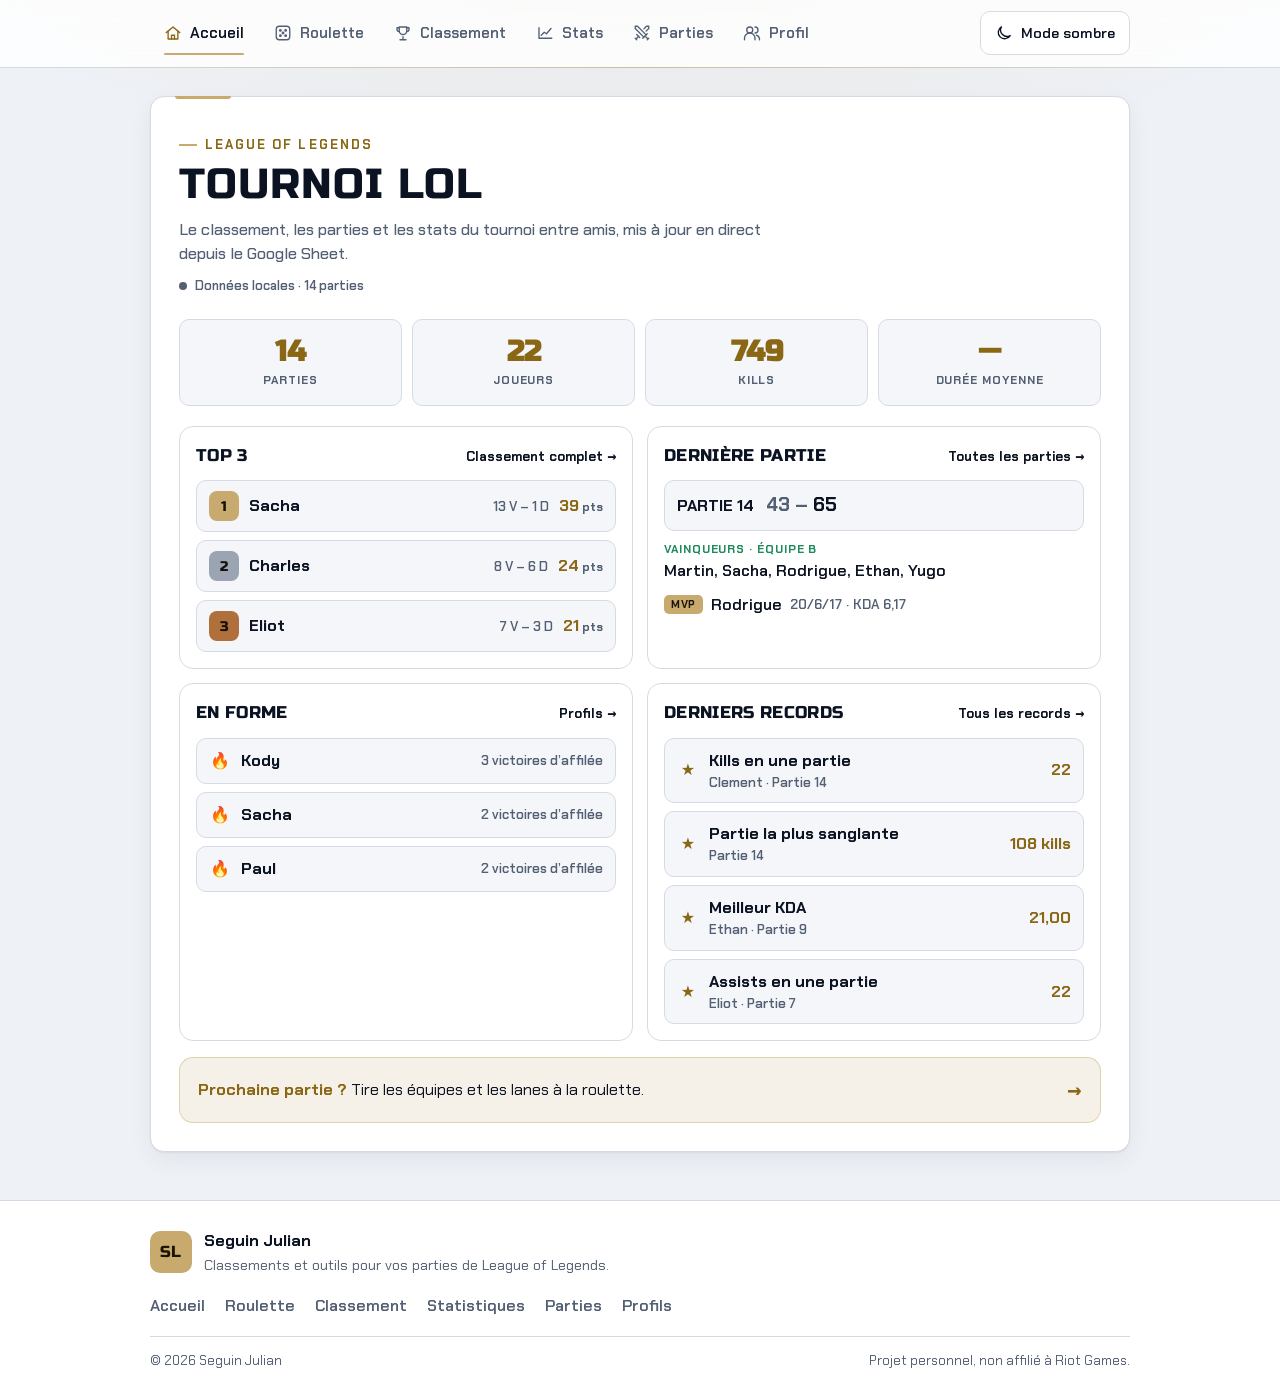
<file: index.html>
<!DOCTYPE html>
<html lang="fr">
<head>
<meta charset="utf-8">
<meta name="description" content="Tournoi League of Legends entre amis : classement en direct, dernière partie, joueurs en forme, records et roulette d’équipes.">
<meta property="og:type" content="website">
<meta property="og:site_name" content="Tournoi LoL">
<meta property="og:locale" content="fr_FR">
<meta property="og:title" content="Tournoi LoL – Accueil">
<meta property="og:description" content="Tournoi League of Legends entre amis : classement en direct, dernière partie, joueurs en forme, records et roulette d’équipes.">
<meta property="og:url" content="https://julianseguin.github.io/">
<meta property="og:image" content="https://julianseguin.github.io/og-image.png">
<meta property="og:image:width" content="1200">
<meta property="og:image:height" content="630">
<meta property="og:image:alt" content="Tournoi LoL : classement, records et roulette d’équipes">
<meta name="twitter:card" content="summary_large_image">
<meta name="theme-color" content="#0a1428">
<link rel="icon" href="favicon.svg" type="image/svg+xml">
<meta name="viewport" content="width=device-width, initial-scale=1, viewport-fit=cover">
<title>Tournoi LoL – Accueil</title>
<link rel="preconnect" href="https://fonts.googleapis.com">
<link rel="preconnect" href="https://fonts.gstatic.com" crossorigin>
<link rel="preload" as="style" href="https://fonts.googleapis.com/css2?family=Chakra+Petch:wght@400;500;600;700&family=Russo+One&display=swap">
<link rel="stylesheet" href="https://fonts.googleapis.com/css2?family=Chakra+Petch:wght@400;500;600;700&family=Russo+One&display=swap" media="print" onload="this.media='all'">
<noscript><link rel="stylesheet" href="https://fonts.googleapis.com/css2?family=Chakra+Petch:wght@400;500;600;700&family=Russo+One&display=swap"></noscript>
<script src="theme.js?v=3"></script>
<link rel="stylesheet" href="site.css?v=5">
<link rel="stylesheet" href="Accueil.css?v=1">

</head>
<body>
<header class="hdr">
  <div class="hdr-in">
    <nav class="pill" aria-label="Navigation principale">
      <a href="index.html" aria-current="page"><svg viewBox="0 0 24 24" fill="none" stroke="currentColor" stroke-width="1.8" stroke-linecap="round" stroke-linejoin="round" aria-hidden="true"><path d="M3 11.5 12 4l9 7.5"/><path d="M5.5 10v10h13V10"/><path d="M10 20v-5h4v5"/></svg>Accueil</a>
      <a href="Roulette.html"><svg viewBox="0 0 24 24" fill="none" stroke="currentColor" stroke-width="1.8" stroke-linecap="round" stroke-linejoin="round" aria-hidden="true"><rect x="3" y="3" width="18" height="18" rx="4"/><circle cx="8.5" cy="8.5" r="1" fill="currentColor"/><circle cx="15.5" cy="8.5" r="1" fill="currentColor"/><circle cx="12" cy="12" r="1" fill="currentColor"/><circle cx="8.5" cy="15.5" r="1" fill="currentColor"/><circle cx="15.5" cy="15.5" r="1" fill="currentColor"/></svg>Roulette</a>
      <a href="Classement.html"><svg viewBox="0 0 24 24" fill="none" stroke="currentColor" stroke-width="1.8" stroke-linecap="round" stroke-linejoin="round" aria-hidden="true"><path d="M8 21h8M12 17v4M7 4h10v5a5 5 0 0 1-10 0V4z"/><path d="M17 5h3v2a3 3 0 0 1-3 3M7 5H4v2a3 3 0 0 0 3 3"/></svg>Classement</a>
      <a href="ClassementStatistique.html"><svg viewBox="0 0 24 24" fill="none" stroke="currentColor" stroke-width="1.8" stroke-linecap="round" stroke-linejoin="round" aria-hidden="true"><path d="M4 19V5M4 19h17"/><path d="m7 15 4-4 3 2 6-7"/></svg>Stats</a>
      <a href="Parties.html"><svg viewBox="0 0 24 24" fill="none" stroke="currentColor" stroke-width="1.8" stroke-linecap="round" stroke-linejoin="round" aria-hidden="true"><path d="M14.5 17.5 3 6V3h3l11.5 11.5"/><path d="m13 19 6-6M16 16l4 4M19 21l2-2"/><path d="M14.5 6.5 18 3h3v3l-3.5 3.5"/><path d="m5 14 4 4M7 17l-3 3M3 19l2 2"/></svg>Parties</a>
      <a href="Profils.html"><svg viewBox="0 0 24 24" fill="none" stroke="currentColor" stroke-width="1.8" stroke-linecap="round" stroke-linejoin="round" aria-hidden="true"><circle cx="9" cy="8" r="4"/><path d="M2 21v-2a7 7 0 0 1 14 0v2M16 4a4 4 0 0 1 0 8m2 3a6 6 0 0 1 4 6"/></svg>Profil</a>
    </nav>
    <button class="theme-toggle" id="theme-toggle" type="button" aria-pressed="false">Mode sombre</button>
  </div>
</header>
<main>
<section class="card home">
  <header class="page-head home-head">
    <p>League of Legends</p>
    <h1>Tournoi LoL</h1>
    <p class="lead">Le classement, les parties et les stats du tournoi entre amis, mis à jour en direct depuis le Google Sheet.</p>
    <p class="data-source" aria-live="polite">Chargement des données…</p>
  </header>
  <div class="home-kpis" id="home-kpis"></div>
  <div class="home-grid">
    <section class="home-block" aria-labelledby="h-top"><div class="home-block-head"><h2 id="h-top">Top 3</h2><a href="Classement.html">Classement complet →</a></div><ol class="home-top" id="home-top"></ol></section>
    <section class="home-block" aria-labelledby="h-last"><div class="home-block-head"><h2 id="h-last">Dernière partie</h2><a href="Parties.html">Toutes les parties →</a></div><div id="home-last"></div></section>
    <section class="home-block" aria-labelledby="h-fire"><div class="home-block-head"><h2 id="h-fire">En forme</h2><a href="Profils.html">Profils →</a></div><ul class="home-list" id="home-fire"></ul></section>
    <section class="home-block" aria-labelledby="h-rec"><div class="home-block-head"><h2 id="h-rec">Derniers records</h2><a href="ClassementStatistique.html">Tous les records →</a></div><ul class="home-list" id="home-rec"></ul></section>
  </div>
  <a class="home-cta" href="Roulette.html"><span><strong>Prochaine partie ?</strong> Tire les équipes et les lanes à la roulette.</span><b aria-hidden="true">→</b></a>
</section>
</main>
<footer class="site-footer">
  <div class="footer-content">
    <div class="footer-brand">
      <span class="footer-mark" aria-hidden="true">SL</span>
      <div>
        <strong>Seguin Julian</strong>
        <p>Classements et outils pour vos parties de League of Legends.</p>
      </div>
    </div>
    <nav class="footer-links" aria-label="Liens de pied de page">
      <a href="index.html">Accueil</a>
      <a href="Roulette.html">Roulette</a>
      <a href="Classement.html">Classement</a>
      <a href="ClassementStatistique.html">Statistiques</a>
      <a href="Parties.html">Parties</a>
      <a href="Profils.html">Profils</a>
    </nav>
    <div class="footer-bottom">
      <span>© <time class="footer-year"></time> Seguin Julian</span>
      <span>Projet personnel, non affilié à Riot Games.</span>
    </div>
  </div>
</footer>
<script src="joueurs.js?v=6"></script>
<script>
var $=function(id){return document.getElementById(id)};
function link(p){return '<a href="Joueur.html?joueur='+encodeURIComponent(p.id)+'">'+escHtml(p.name)+'</a>'}
loadTournament().then(function(){
  var byId={};PLAYERS.forEach(function(p){byId[p.id]=p});
  var rows=[];MATCHES.forEach(function(m){rows=rows.concat(m.A,m.B)});
  var kills=rows.reduce(function(s,r){return s+r.kills},0);
  var timed=MATCHES.filter(function(m){return m.duration});
  var avg=timed.length?timed.reduce(function(s,m){return s+m.duration},0)/timed.length:null;
  $("home-kpis").innerHTML=[
    [MATCHES.length,"Parties"],[PLAYERS.length,"Joueurs"],[kills,"Kills"],[avg?fmt(avg,0)+'<small> min</small>':'—',"Durée moyenne"]
  ].map(function(k){return '<div class="kpi"><strong>'+k[0]+'</strong><span>'+k[1]+'</span></div>'}).join("");

  $("home-top").innerHTML=PLAYERS.slice(0,3).map(function(p){
    return '<li data-rank="'+p.rank+'"><span class="rank-badge">'+p.rank+'</span>'+link(p)+'<span class="meta">'+p.wins+' V – '+p.losses+' D</span><strong>'+p.points+'<small> pts</small></strong></li>';
  }).join("");

  var m=MATCHES[MATCHES.length-1];
  if(m){
    var win=m.winner==="A"?m.A:m.B;
    $("home-last").innerHTML='<a class="last-head" href="Parties.html#partie-'+m.num+'"><span>Partie '+m.num+'</span>'+
      '<b class="score"><i class="'+(m.winner==="A"?'w':'')+'">'+m.killsA+'</i> – <i class="'+(m.winner==="B"?'w':'')+'">'+m.killsB+'</i></b>'+
      (m.duration?'<small>'+fmt(m.duration,0)+' min</small>':'')+'</a>'+
      '<p class="last-win"><span>Vainqueurs · Équipe '+m.winner+'</span>'+win.map(function(r){return link(byId[r.id])}).join(", ")+'</p>'+
      (m.mvp?'<p class="last-mvp"><span class="mvp-tag">MVP</span>'+link(byId[m.mvp.id])+' <small>'+m.mvp.kills+'/'+m.mvp.deaths+'/'+m.mvp.assists+' · KDA '+fmt(m.mvp.kda)+'</small></p>':'');
  }

  var fire=PLAYERS.filter(function(p){return p.streak.type==="V"&&p.streak.count>=2}).sort(function(a,b){return b.streak.count-a.streak.count}).slice(0,5);
  $("home-fire").innerHTML=fire.length?fire.map(function(p){
    return '<li><span class="ico" aria-hidden="true">🔥</span>'+link(p)+'<small>'+p.streak.count+' victoires d’affilée</small></li>';
  }).join(""):'<li class="empty">Personne n’enchaîne les victoires en ce moment.</li>';

  // Records : on garde, pour chaque record, la partie la plus récente qui l'a établi
  function rec(label,list,value,unit,show,who){
    if(!list.length)return null;
    var best=Math.max.apply(null,list.map(value)),hits=list.filter(function(x){return value(x)===best});
    var last=hits.reduce(function(a,b){return (b.game||b.num)>(a.game||a.num)?b:a});
    return {label:label,value:(show?show(best):best)+unit,game:last.game||last.num,who:who(last)};
  }
  var recs=[
    rec("Kills en une partie",rows,function(r){return r.kills},"",null,function(r){return link(byId[r.id])}),
    rec("Assists en une partie",rows,function(r){return r.assists},"",null,function(r){return link(byId[r.id])}),
    rec("Meilleur KDA",rows,function(r){return r.kda},"",fmt,function(r){return link(byId[r.id])}),
    rec("Partie la plus sanglante",MATCHES,function(m){return m.killsA+m.killsB}," kills",null,function(){return ''}),
    rec("Partie la plus longue",timed,function(m){return m.duration}," min",function(v){return fmt(v,0)},function(){return ''}),
    rec("Partie la plus courte",timed,function(m){return -m.duration}," min",function(v){return fmt(-v,0)},function(){return ''})
  ].filter(Boolean).sort(function(a,b){return b.game-a.game}).slice(0,4);
  $("home-rec").innerHTML=recs.map(function(r){
    return '<li><span class="ico" aria-hidden="true">★</span><span class="rec-l">'+r.label+'<small>'+(r.who?r.who+' · ':'')+'<a href="Parties.html#partie-'+r.game+'">Partie '+r.game+'</a></small></span><strong>'+r.value+'</strong></li>';
  }).join("");
  showDataSource();
});
</script>
</body>
</html>
</file>
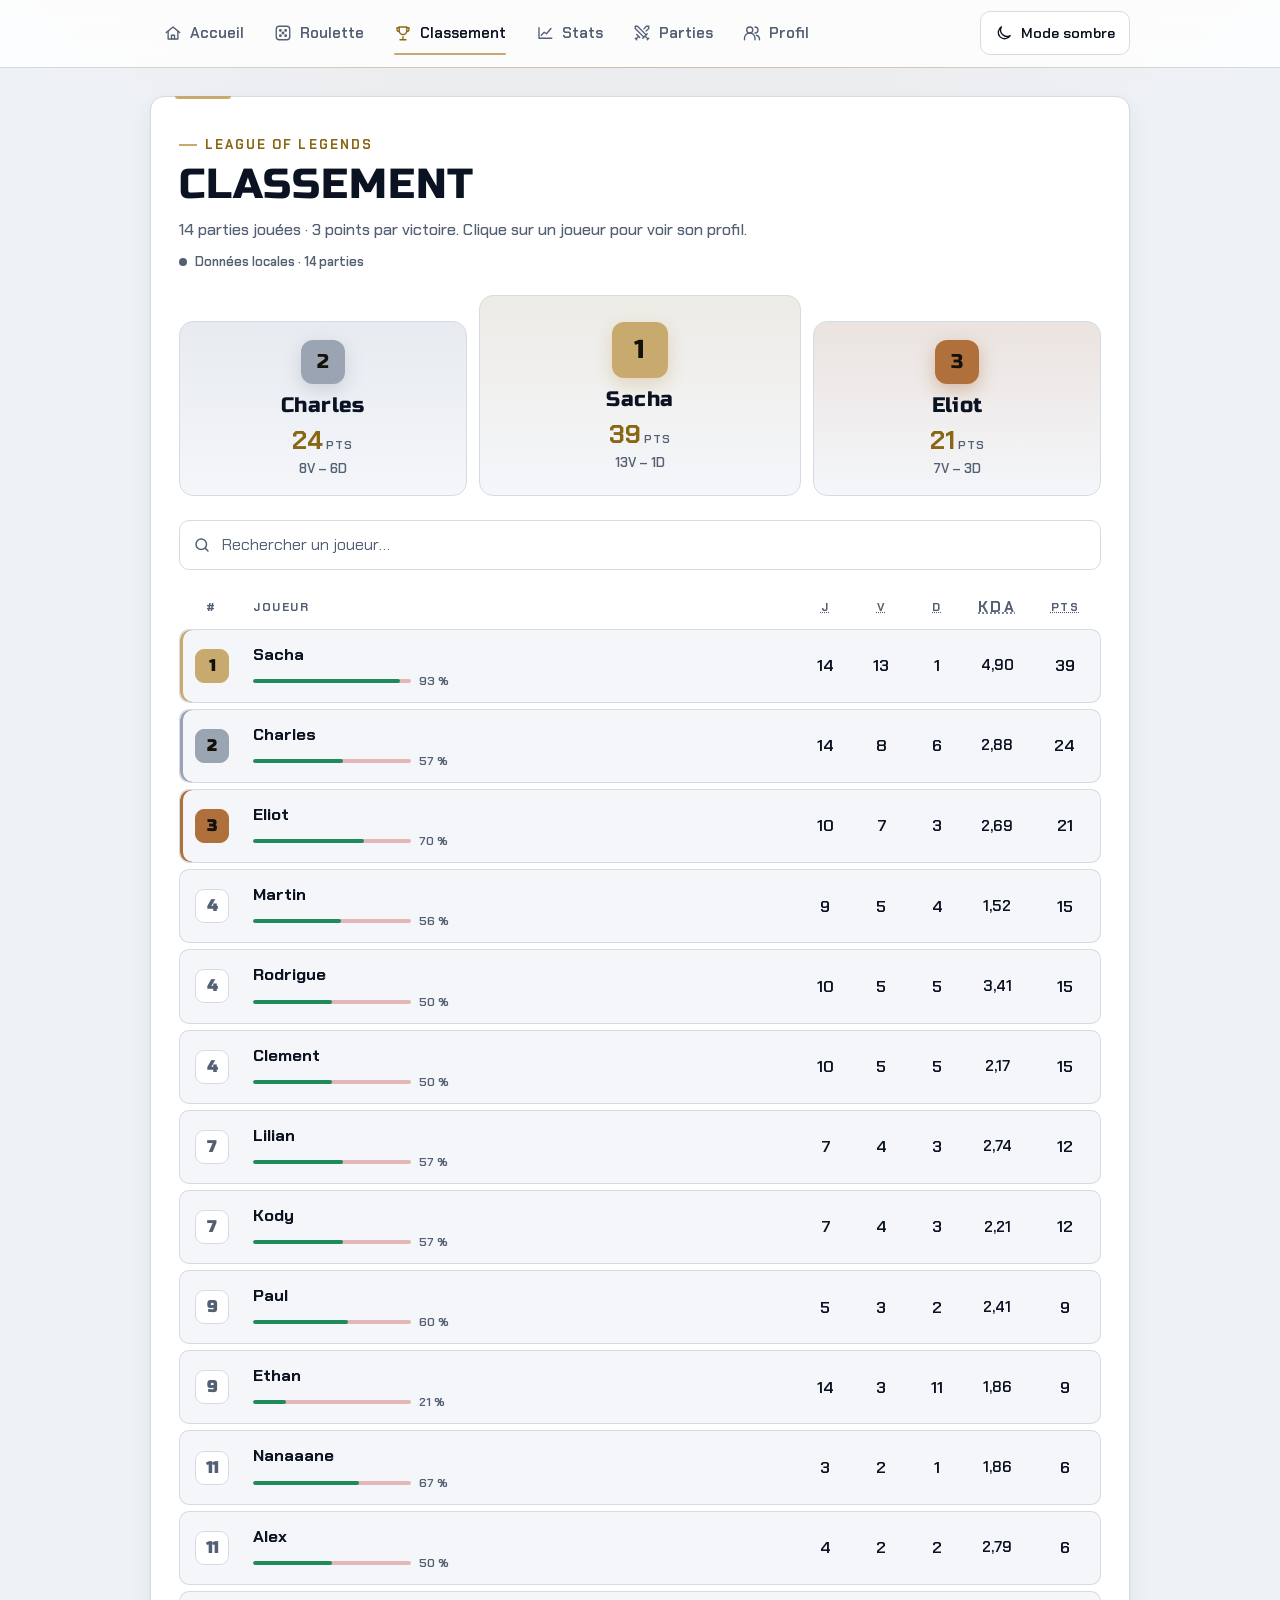
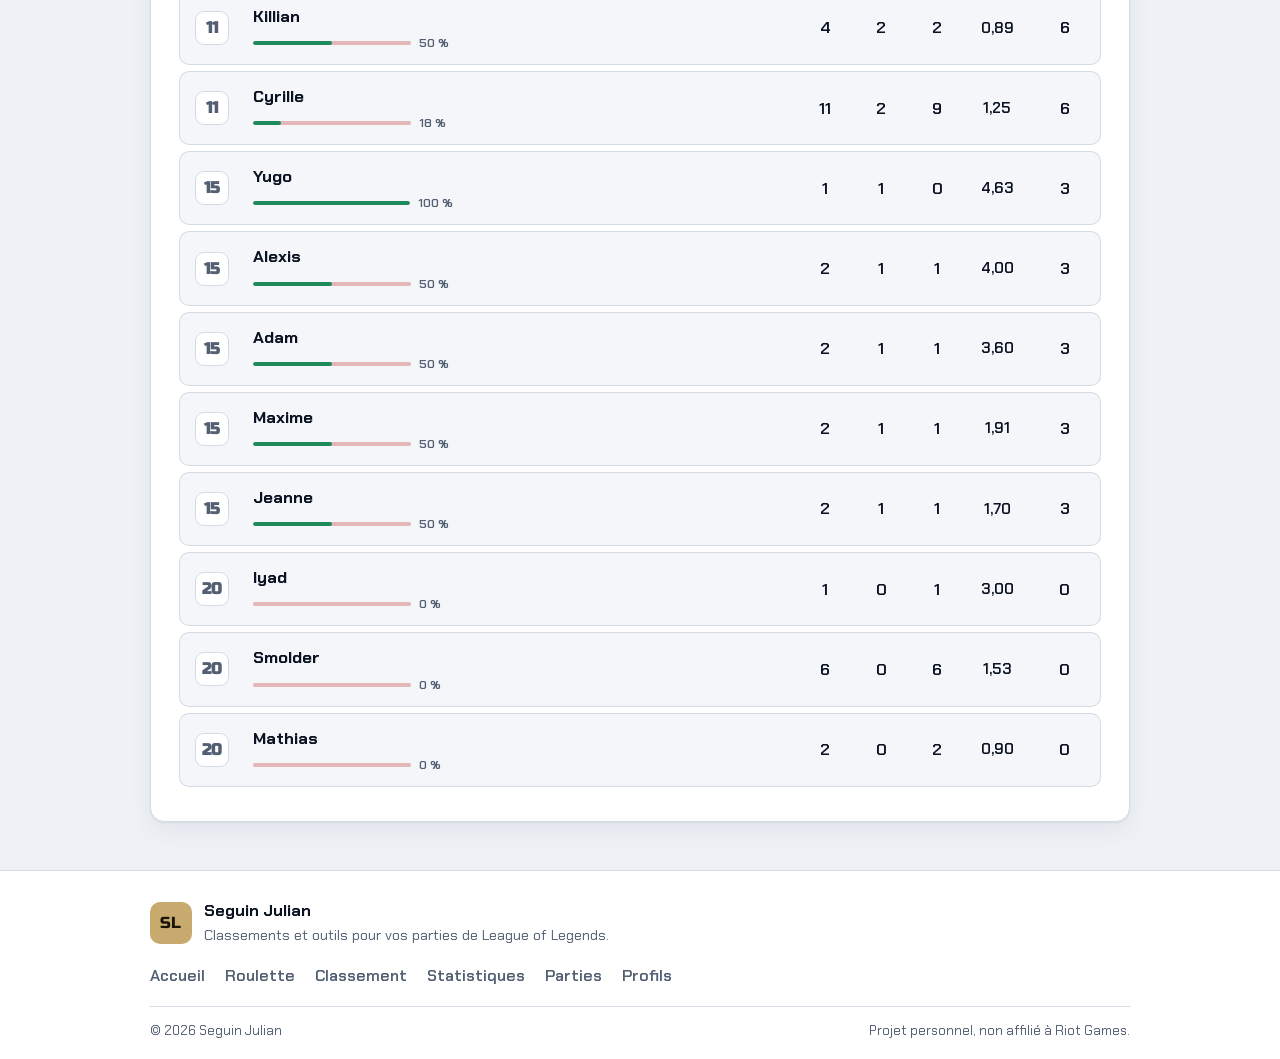
<file: Classement.html>
<!DOCTYPE html>
<html lang="fr">
<head>
<meta charset="utf-8">
<meta name="description" content="Classement du tournoi League of Legends entre amis : points, victoires, défaites, winrate et KDA de chaque joueur.">
<meta property="og:type" content="website">
<meta property="og:site_name" content="Tournoi LoL">
<meta property="og:locale" content="fr_FR">
<meta property="og:title" content="Classement LoL">
<meta property="og:description" content="Classement du tournoi League of Legends entre amis : points, victoires, défaites, winrate et KDA de chaque joueur.">
<meta property="og:url" content="https://julianseguin.github.io/Classement.html">
<meta property="og:image" content="https://julianseguin.github.io/og-image.png">
<meta property="og:image:width" content="1200">
<meta property="og:image:height" content="630">
<meta property="og:image:alt" content="Tournoi LoL : classement, records et roulette d’équipes">
<meta name="twitter:card" content="summary_large_image">
<meta name="theme-color" content="#0a1428">
<link rel="icon" href="favicon.svg" type="image/svg+xml">
<meta name="viewport" content="width=device-width, initial-scale=1, viewport-fit=cover">
<title>Classement LoL</title>
<link rel="preconnect" href="https://fonts.googleapis.com">
<link rel="preconnect" href="https://fonts.gstatic.com" crossorigin>
<link rel="preload" as="style" href="https://fonts.googleapis.com/css2?family=Chakra+Petch:wght@400;500;600;700&family=Russo+One&display=swap">
<link rel="stylesheet" href="https://fonts.googleapis.com/css2?family=Chakra+Petch:wght@400;500;600;700&family=Russo+One&display=swap" media="print" onload="this.media='all'">
<noscript><link rel="stylesheet" href="https://fonts.googleapis.com/css2?family=Chakra+Petch:wght@400;500;600;700&family=Russo+One&display=swap"></noscript>
<script src="theme.js?v=3"></script>
<link rel="stylesheet" href="site.css?v=5">
<link rel="stylesheet" href="Classement.css?v=3">

</head>
<body>
<header class="hdr">
  <div class="hdr-in">
    <nav class="pill" aria-label="Navigation principale">
      <a href="index.html"><svg viewBox="0 0 24 24" fill="none" stroke="currentColor" stroke-width="1.8" stroke-linecap="round" stroke-linejoin="round" aria-hidden="true"><path d="M3 11.5 12 4l9 7.5"/><path d="M5.5 10v10h13V10"/><path d="M10 20v-5h4v5"/></svg>Accueil</a>
      <a href="Roulette.html"><svg viewBox="0 0 24 24" fill="none" stroke="currentColor" stroke-width="1.8" stroke-linecap="round" stroke-linejoin="round" aria-hidden="true"><rect x="3" y="3" width="18" height="18" rx="4"/><circle cx="8.5" cy="8.5" r="1" fill="currentColor"/><circle cx="15.5" cy="8.5" r="1" fill="currentColor"/><circle cx="12" cy="12" r="1" fill="currentColor"/><circle cx="8.5" cy="15.5" r="1" fill="currentColor"/><circle cx="15.5" cy="15.5" r="1" fill="currentColor"/></svg>Roulette</a>
      <a href="Classement.html" aria-current="page"><svg viewBox="0 0 24 24" fill="none" stroke="currentColor" stroke-width="1.8" stroke-linecap="round" stroke-linejoin="round" aria-hidden="true"><path d="M8 21h8M12 17v4M7 4h10v5a5 5 0 0 1-10 0V4z"/><path d="M17 5h3v2a3 3 0 0 1-3 3M7 5H4v2a3 3 0 0 0 3 3"/></svg>Classement</a>
      <a href="ClassementStatistique.html"><svg viewBox="0 0 24 24" fill="none" stroke="currentColor" stroke-width="1.8" stroke-linecap="round" stroke-linejoin="round" aria-hidden="true"><path d="M4 19V5M4 19h17"/><path d="m7 15 4-4 3 2 6-7"/></svg>Stats</a>
      <a href="Parties.html"><svg viewBox="0 0 24 24" fill="none" stroke="currentColor" stroke-width="1.8" stroke-linecap="round" stroke-linejoin="round" aria-hidden="true"><path d="M14.5 17.5 3 6V3h3l11.5 11.5"/><path d="m13 19 6-6M16 16l4 4M19 21l2-2"/><path d="M14.5 6.5 18 3h3v3l-3.5 3.5"/><path d="m5 14 4 4M7 17l-3 3M3 19l2 2"/></svg>Parties</a>
      <a href="Profils.html"><svg viewBox="0 0 24 24" fill="none" stroke="currentColor" stroke-width="1.8" stroke-linecap="round" stroke-linejoin="round" aria-hidden="true"><circle cx="9" cy="8" r="4"/><path d="M2 21v-2a7 7 0 0 1 14 0v2M16 4a4 4 0 0 1 0 8m2 3a6 6 0 0 1 4 6"/></svg>Profil</a>
    </nav>
    <button class="theme-toggle" id="theme-toggle" type="button" aria-pressed="false">Mode sombre</button>
  </div>
</header>

<main>
  <section class="card ranking" id="ranking-view">
    <header class="ranking-head">
      <p class="sub">League of Legends</p>
      <h1>Classement</h1>
      <p class="lead"><span id="games-count"></span> parties jouées · 3 points par victoire. Clique sur un joueur pour voir son profil.</p>
      <p class="data-source" aria-live="polite">Chargement des données…</p>
    </header>
    <div class="podium" id="podium" aria-label="Podium"></div>
    <form class="player-search" id="player-search-form" role="search">
      <div class="search-controls">
        <label for="player-search-input">Nom du joueur à rechercher</label>
        <input id="player-search-input" type="search" placeholder="Rechercher un joueur…" autocomplete="off">
      </div>
      <div id="player-search-results" aria-live="polite"></div>
    </form>
    <div class="ranking-table-wrap">
      <table class="ranking-table">
        <thead><tr><th scope="col"><span class="sr-only">Rang</span>#</th><th scope="col">Joueur</th><th scope="col" class="col-num"><abbr title="Parties jouées">J</abbr></th><th scope="col" class="col-num"><abbr title="Victoires">V</abbr></th><th scope="col" class="col-num"><abbr title="Défaites">D</abbr></th><th scope="col" class="col-kda"><abbr title="(Kills + Assists) / Morts">KDA</abbr></th><th scope="col" class="col-pts"><abbr title="Points">PTS</abbr></th></tr></thead>
        <tbody id="ranking-rows"></tbody>
      </table>
    </div>
  </section>
</main>

<footer class="site-footer">
  <div class="footer-content">
    <div class="footer-brand">
      <span class="footer-mark" aria-hidden="true">SL</span>
      <div>
        <strong>Seguin Julian</strong>
        <p>Classements et outils pour vos parties de League of Legends.</p>
      </div>
    </div>
    <nav class="footer-links" aria-label="Liens de pied de page">
      <a href="index.html">Accueil</a>
      <a href="Roulette.html">Roulette</a>
      <a href="Classement.html">Classement</a>
      <a href="ClassementStatistique.html">Statistiques</a>
      <a href="Parties.html">Parties</a>
      <a href="Profils.html">Profils</a>
    </nav>
    <div class="footer-bottom">
      <span>© <time class="footer-year"></time> Seguin Julian</span>
      <span>Projet personnel, non affilié à Riot Games.</span>
    </div>
  </div>
</footer>

<script src="joueurs.js?v=6"></script>
<script>
var $=function(id){return document.getElementById(id)};
function esc(s){return String(s).replace(/[&<>"']/g,function(m){return {"&":"&amp;","<":"&lt;",">":"&gt;",'"':"&quot;","'":"&#39;"}[m]})}
function profileUrl(player){return "Joueur.html?joueur="+encodeURIComponent(player.id)}
function renderRanking(){
  $("ranking-rows").innerHTML=PLAYERS.map(function(player,index){
    var wr=player.games?Math.round(player.wins/player.games*100):0;
    return '<tr data-rank="'+player.rank+'"><td><span class="rank-badge">'+player.rank+'</span></td>'+
      '<td><a class="ranking-name" href="'+profileUrl(player)+'">'+esc(player.name)+'</a>'+
      '<div class="wr" title="Taux de victoire"><span class="wr-bar"><i style="width:'+wr+'%"></i></span><span class="wr-val">'+wr+' %</span></div></td>'+
      '<td>'+player.games+'</td><td class="c-win">'+player.wins+'</td><td class="c-loss">'+player.losses+'</td><td class="col-kda">'+player.kda.toFixed(2).replace(".",",")+'</td><td class="c-pts">'+player.points+'</td></tr>';
  }).join("");
  $("podium").innerHTML=PLAYERS.slice(0,3).map(function(player,index){
    return '<a class="podium-card" data-place="'+(index+1)+'" href="'+profileUrl(player)+'">'+
      '<span class="podium-place">'+player.rank+'</span>'+
      '<span class="podium-name">'+esc(player.name)+'</span>'+
      '<span class="podium-pts">'+player.points+'<small>PTS</small></span>'+
      '<span class="podium-rec">'+player.wins+'V – '+player.losses+'D</span></a>';
  }).join("");
}
loadTournament().then(function(){
  renderRanking();
  $("games-count").textContent=TOTAL_GAMES;
  showDataSource();
});
function filterRankings(query){
  var matches=PLAYERS.filter(function(player){
    var name=player.name.normalize("NFD").replace(/[\u0300-\u036f]/g,"").toLowerCase();
    return !query||name.indexOf(query)!==-1;
  });
  document.querySelectorAll("#ranking-rows tr").forEach(function(row){
    var name=row.cells[1].textContent.normalize("NFD").replace(/[\u0300-\u036f]/g,"").toLowerCase();
    row.hidden=!!query&&name.indexOf(query)===-1;
  });
  var results=$("player-search-results");
  if(!query)return;
  var message=document.createElement("p");
  message.className="search-message";
  message.setAttribute("role","status");
  message.textContent=matches.length
    ?matches.length+" joueur"+(matches.length>1?"s":"")+" affiché"+(matches.length>1?"s":"")+"."
    :"Aucun joueur trouvé.";
  results.appendChild(message);
}
setupPlayerSearch("player-search-form","player-search-input","player-search-results",filterRankings);
</script>
</body>
</html>
</file>
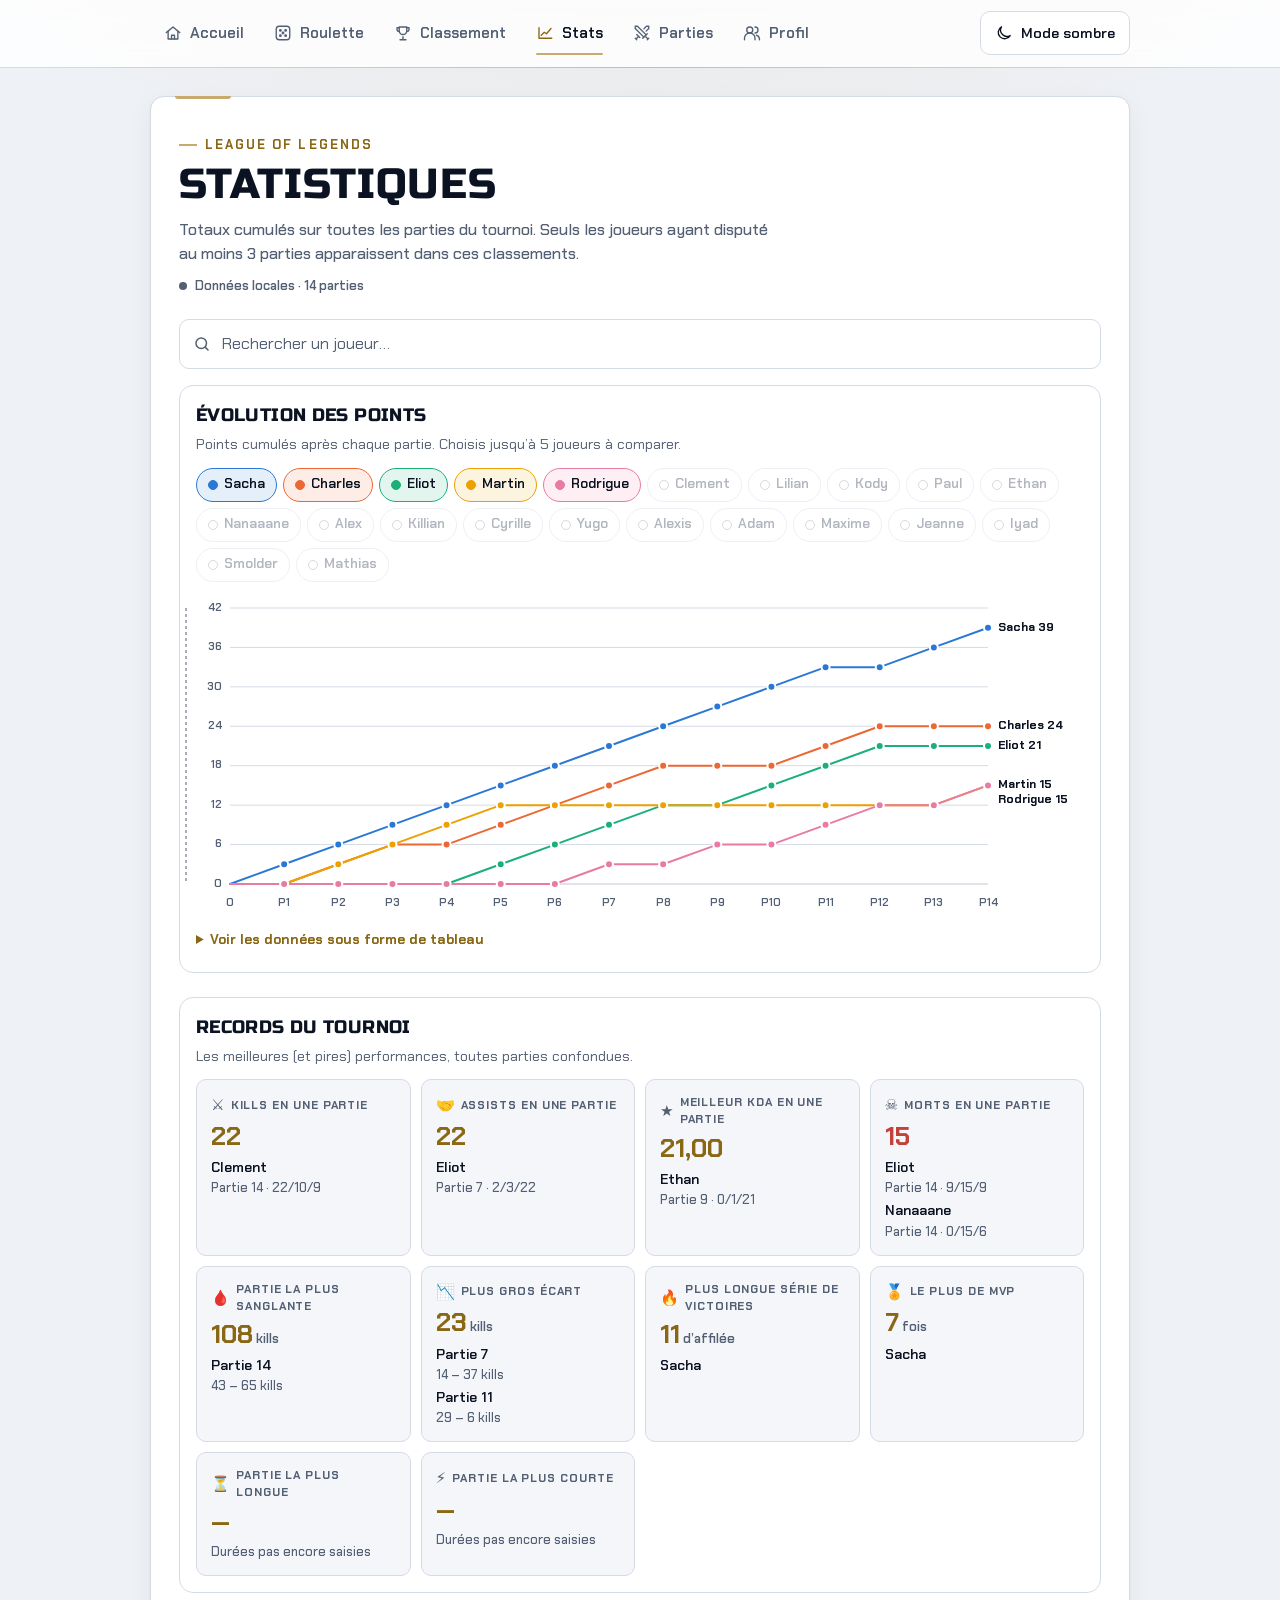
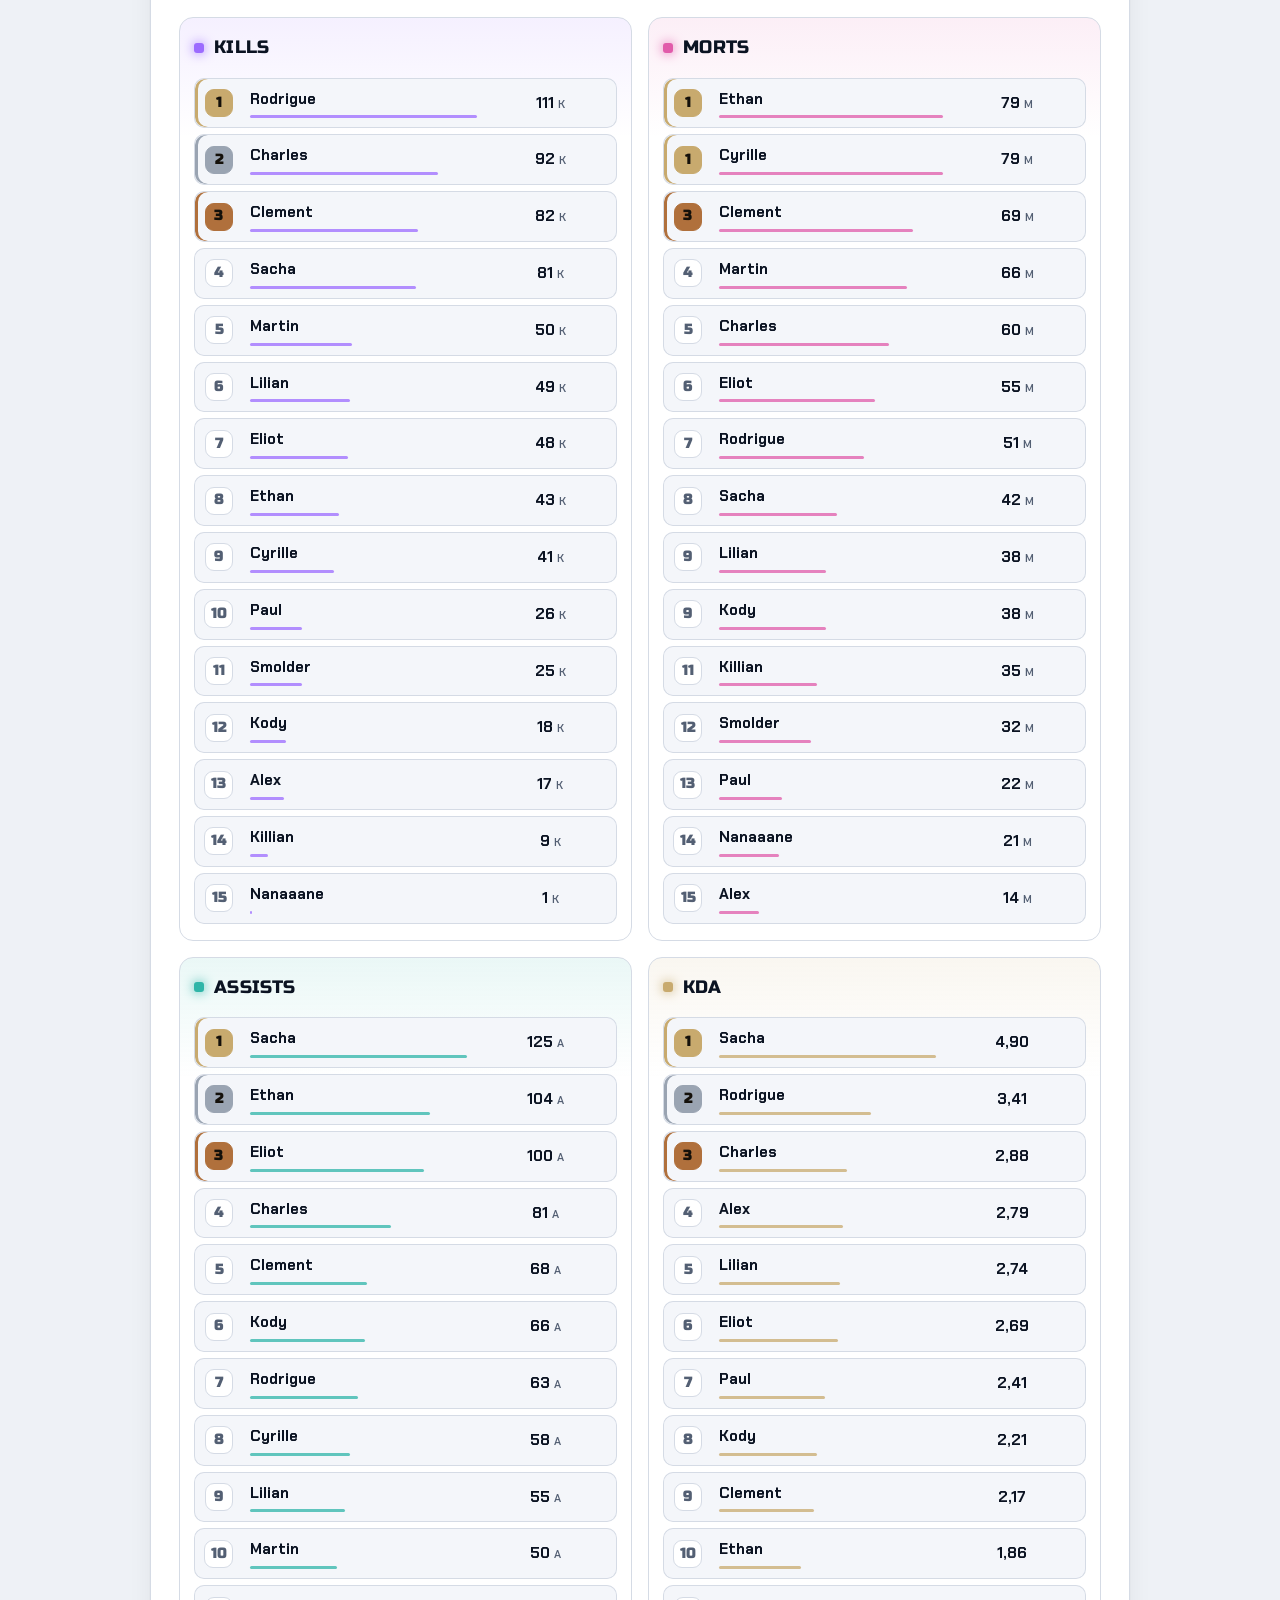
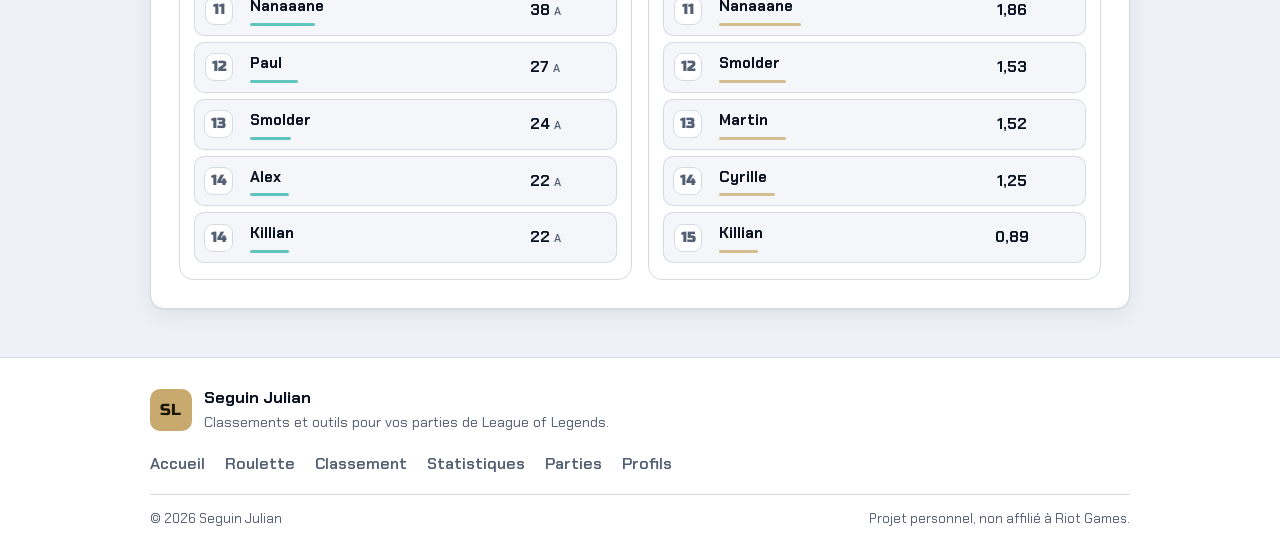
<file: ClassementStatistique.html>
<!DOCTYPE html>
<html lang="fr">
<head>
<meta charset="utf-8">
<meta name="description" content="Statistiques du tournoi League of Legends : kills, morts, assists, KDA, évolution des points et records.">
<meta property="og:type" content="website">
<meta property="og:site_name" content="Tournoi LoL">
<meta property="og:locale" content="fr_FR">
<meta property="og:title" content="Classement statistique LoL">
<meta property="og:description" content="Statistiques du tournoi League of Legends : kills, morts, assists, KDA, évolution des points et records.">
<meta property="og:url" content="https://julianseguin.github.io/ClassementStatistique.html">
<meta property="og:image" content="https://julianseguin.github.io/og-image.png">
<meta property="og:image:width" content="1200">
<meta property="og:image:height" content="630">
<meta property="og:image:alt" content="Tournoi LoL : classement, records et roulette d’équipes">
<meta name="twitter:card" content="summary_large_image">
<meta name="theme-color" content="#0a1428">
<link rel="icon" href="favicon.svg" type="image/svg+xml">
<meta name="viewport" content="width=device-width, initial-scale=1, viewport-fit=cover">
<title>Classement statistique LoL</title>
<link rel="preconnect" href="https://fonts.googleapis.com">
<link rel="preconnect" href="https://fonts.gstatic.com" crossorigin>
<link rel="preload" as="style" href="https://fonts.googleapis.com/css2?family=Chakra+Petch:wght@400;500;600;700&family=Russo+One&display=swap">
<link rel="stylesheet" href="https://fonts.googleapis.com/css2?family=Chakra+Petch:wght@400;500;600;700&family=Russo+One&display=swap" media="print" onload="this.media='all'">
<noscript><link rel="stylesheet" href="https://fonts.googleapis.com/css2?family=Chakra+Petch:wght@400;500;600;700&family=Russo+One&display=swap"></noscript>
<script src="theme.js?v=3"></script>
<link rel="stylesheet" href="site.css?v=5">
<link rel="stylesheet" href="ClassementStatistique.css?v=3">
<link rel="stylesheet" href="chart.css?v=4">
<link rel="stylesheet" href="extras.css?v=3">

</head>
<body>
<header class="hdr">
  <div class="hdr-in">
    <nav class="pill" aria-label="Navigation principale">
      <a href="index.html"><svg viewBox="0 0 24 24" fill="none" stroke="currentColor" stroke-width="1.8" stroke-linecap="round" stroke-linejoin="round" aria-hidden="true"><path d="M3 11.5 12 4l9 7.5"/><path d="M5.5 10v10h13V10"/><path d="M10 20v-5h4v5"/></svg>Accueil</a>
      <a href="Roulette.html"><svg viewBox="0 0 24 24" fill="none" stroke="currentColor" stroke-width="1.8" stroke-linecap="round" stroke-linejoin="round" aria-hidden="true"><rect x="3" y="3" width="18" height="18" rx="4"/><circle cx="8.5" cy="8.5" r="1" fill="currentColor"/><circle cx="15.5" cy="8.5" r="1" fill="currentColor"/><circle cx="12" cy="12" r="1" fill="currentColor"/><circle cx="8.5" cy="15.5" r="1" fill="currentColor"/><circle cx="15.5" cy="15.5" r="1" fill="currentColor"/></svg>Roulette</a>
      <a href="Classement.html"><svg viewBox="0 0 24 24" fill="none" stroke="currentColor" stroke-width="1.8" stroke-linecap="round" stroke-linejoin="round" aria-hidden="true"><path d="M8 21h8M12 17v4M7 4h10v5a5 5 0 0 1-10 0V4z"/><path d="M17 5h3v2a3 3 0 0 1-3 3M7 5H4v2a3 3 0 0 0 3 3"/></svg>Classement</a>
      <a href="ClassementStatistique.html" aria-current="page"><svg viewBox="0 0 24 24" fill="none" stroke="currentColor" stroke-width="1.8" stroke-linecap="round" stroke-linejoin="round" aria-hidden="true"><path d="M4 19V5M4 19h17"/><path d="m7 15 4-4 3 2 6-7"/></svg>Stats</a>
      <a href="Parties.html"><svg viewBox="0 0 24 24" fill="none" stroke="currentColor" stroke-width="1.8" stroke-linecap="round" stroke-linejoin="round" aria-hidden="true"><path d="M14.5 17.5 3 6V3h3l11.5 11.5"/><path d="m13 19 6-6M16 16l4 4M19 21l2-2"/><path d="M14.5 6.5 18 3h3v3l-3.5 3.5"/><path d="m5 14 4 4M7 17l-3 3M3 19l2 2"/></svg>Parties</a>
      <a href="Profils.html"><svg viewBox="0 0 24 24" fill="none" stroke="currentColor" stroke-width="1.8" stroke-linecap="round" stroke-linejoin="round" aria-hidden="true"><circle cx="9" cy="8" r="4"/><path d="M2 21v-2a7 7 0 0 1 14 0v2M16 4a4 4 0 0 1 0 8m2 3a6 6 0 0 1 4 6"/></svg>Profil</a>
    </nav>
    <button class="theme-toggle" id="theme-toggle" type="button" aria-pressed="false">Mode sombre</button>
  </div>
</header>
<main>
  <section class="card stats-board">
    <header class="ranking-head">
      <p class="sub">League of Legends</p>
      <h1>Statistiques</h1>
      <p class="lead">Totaux cumulés sur toutes les parties du tournoi. Seuls les joueurs ayant disputé au moins 3 parties apparaissent dans ces classements.</p>
      <p class="data-source" aria-live="polite">Chargement des données…</p>
    </header>
    <form class="player-search" id="player-search-form" role="search">
      <div class="search-controls">
        <label for="player-search-input">Nom du joueur à rechercher</label>
        <input id="player-search-input" type="search" placeholder="Rechercher un joueur…" autocomplete="off">
      </div>
      <div id="player-search-results" aria-live="polite"></div>
    </form>
    <section class="chart-card" aria-labelledby="chart-title">
      <div class="chart-head">
        <h2 id="chart-title">Évolution des points</h2>
        <p>Points cumulés après chaque partie. Choisis jusqu’à 5 joueurs à comparer.</p>
      </div>
      <div id="points-chart"></div>
    </section>
    <section class="chart-card" aria-labelledby="records-title">
      <div class="chart-head">
        <h2 id="records-title">Records du tournoi</h2>
        <p>Les meilleures (et pires) performances, toutes parties confondues.</p>
      </div>
      <div class="records-grid" id="records"></div>
    </section>
    <div class="stats-grid" id="stats-rankings"></div>
  </section>
</main>
<footer class="site-footer">
  <div class="footer-content">
    <div class="footer-brand">
      <span class="footer-mark" aria-hidden="true">SL</span>
      <div>
        <strong>Seguin Julian</strong>
        <p>Classements et outils pour vos parties de League of Legends.</p>
      </div>
    </div>
    <nav class="footer-links" aria-label="Liens de pied de page">
      <a href="index.html">Accueil</a>
      <a href="Roulette.html">Roulette</a>
      <a href="Classement.html">Classement</a>
      <a href="ClassementStatistique.html">Statistiques</a>
      <a href="Parties.html">Parties</a>
      <a href="Profils.html">Profils</a>
    </nav>
    <div class="footer-bottom">
      <span>© <time class="footer-year"></time> Seguin Julian</span>
      <span>Projet personnel, non affilié à Riot Games.</span>
    </div>
  </div>
</footer>
<script src="joueurs.js?v=6"></script>
<script src="chart.js?v=4"></script>
<script src="extras.js?v=3"></script>
<script>
var $=function(id){return document.getElementById(id)};
function esc(value){return String(value).replace(/[&<>"']/g,function(char){return {"&":"&amp;","<":"&lt;",">":"&gt;",'"':"&quot;","'":"&#39;"}[char]})}
function renderStatRanking(title,field,unit,format){
  var rows=statRanking(field),max=rows.length?rows[0].player[field]:1;
  return '<section class="stats-column" data-stat="'+field+'"><h2>'+title+'</h2><div class="ranking-table-wrap"><table class="ranking-table stats-table" aria-label="Classement '+title+'"><tbody>'+rows.map(function(entry){
    var player=entry.player,value=player[field],pct=max?Math.round(value/max*100):0;
    return '<tr data-rank="'+entry.rank+'"><td><span class="rank-badge">'+entry.rank+'</span></td>'+
      '<td><a class="ranking-name" href="Joueur.html?joueur='+encodeURIComponent(player.id)+'">'+esc(player.name)+'</a><span class="stat-bar" style="width:'+pct+'%"></span></td>'+
      '<td>'+(format?format(value):value)+'<span class="stat-unit">'+unit+'</span></td></tr>';
  }).join("")+'</tbody></table></div></section>';
}
loadTournament().then(function(){
  $("stats-rankings").innerHTML=
    renderStatRanking("Kills","kills","K")+
    renderStatRanking("Morts","deaths","M")+
    renderStatRanking("Assists","assists","A")+
    renderStatRanking("KDA","kda","",function(v){return v.toFixed(2).replace(".",",")});
  renderPointsChart("points-chart");
  renderRecords("records");
  showDataSource();
});
function filterRankings(query){
  var matches=PLAYERS.filter(function(player){
    var name=player.name.normalize("NFD").replace(/[\u0300-\u036f]/g,"").toLowerCase();
    return !query||name.indexOf(query)!==-1;
  });
  document.querySelectorAll(".stats-table tbody tr").forEach(function(row){
    var name=row.cells[1].textContent.normalize("NFD").replace(/[\u0300-\u036f]/g,"").toLowerCase();
    row.hidden=!!query&&name.indexOf(query)===-1;
  });
  if(!query)return;
  var message=document.createElement("p");
  message.className="search-message";
  message.setAttribute("role","status");
  message.textContent=matches.length
    ?matches.length+" joueur"+(matches.length>1?"s":"")+" affiché"+(matches.length>1?"s":"")+" dans chaque tableau."
    :"Aucun joueur trouvé.";
  $("player-search-results").appendChild(message);
}
setupPlayerSearch("player-search-form","player-search-input","player-search-results",filterRankings);
</script>
</body>
</html>
</file>
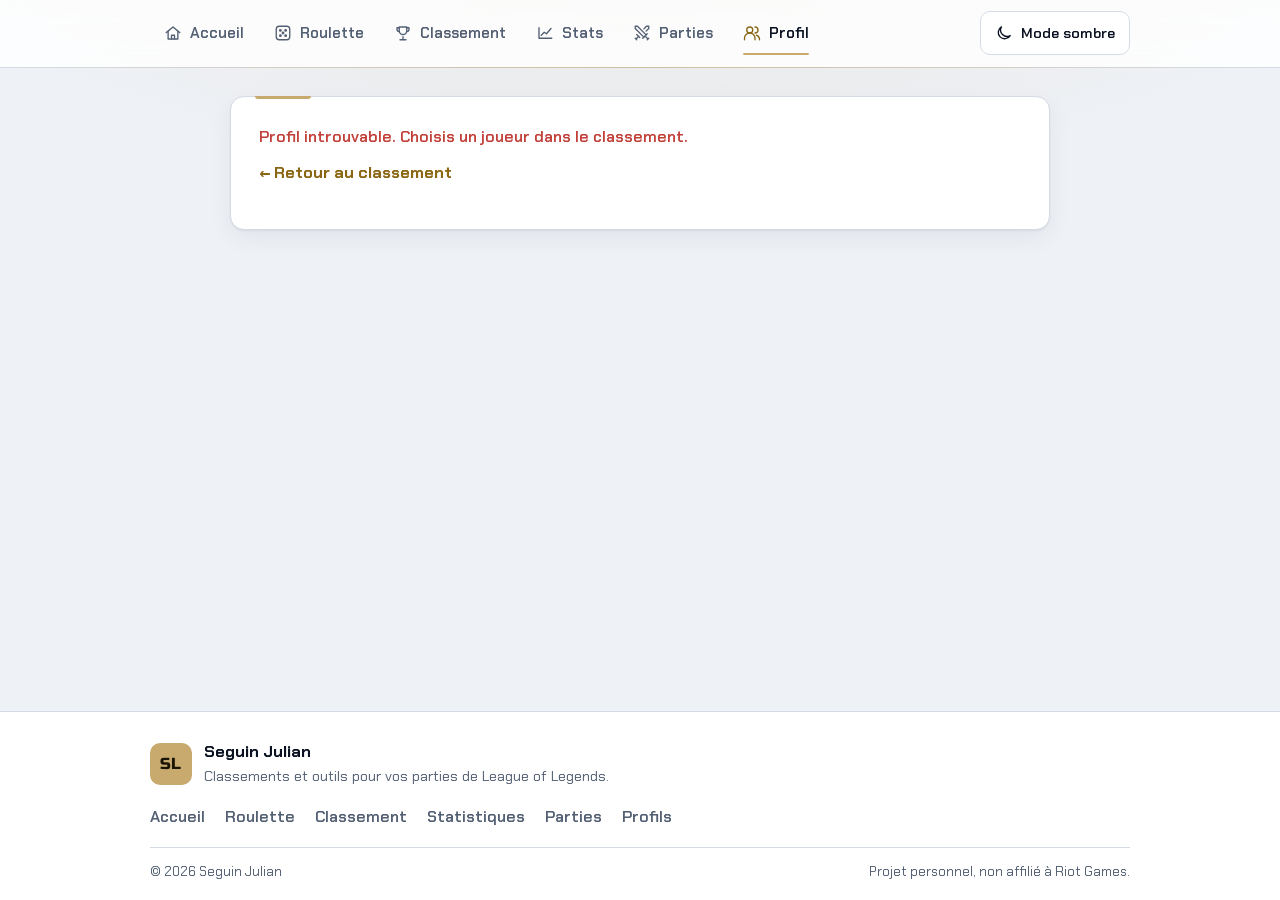
<file: Joueur.html>
<!DOCTYPE html>
<html lang="fr">
<head>
<meta charset="utf-8">
<meta name="description" content="Fiche joueur du tournoi League of Legends : résultats, KDA, MVP, forme, évolution des points et historique.">
<meta property="og:type" content="website">
<meta property="og:site_name" content="Tournoi LoL">
<meta property="og:locale" content="fr_FR">
<meta property="og:title" content="Profil joueur – League of Legends">
<meta property="og:description" content="Fiche joueur du tournoi League of Legends : résultats, KDA, MVP, forme, évolution des points et historique.">
<meta property="og:url" content="https://julianseguin.github.io/Joueur.html">
<meta property="og:image" content="https://julianseguin.github.io/og-image.png">
<meta property="og:image:width" content="1200">
<meta property="og:image:height" content="630">
<meta property="og:image:alt" content="Tournoi LoL : classement, records et roulette d’équipes">
<meta name="twitter:card" content="summary_large_image">
<meta name="theme-color" content="#0a1428">
<link rel="icon" href="favicon.svg" type="image/svg+xml">
<meta name="viewport" content="width=device-width, initial-scale=1, viewport-fit=cover">
<title>Profil joueur – League of Legends</title>
<link rel="preconnect" href="https://fonts.googleapis.com">
<link rel="preconnect" href="https://fonts.gstatic.com" crossorigin>
<link rel="preload" as="style" href="https://fonts.googleapis.com/css2?family=Chakra+Petch:wght@400;500;600;700&family=Russo+One&display=swap">
<link rel="stylesheet" href="https://fonts.googleapis.com/css2?family=Chakra+Petch:wght@400;500;600;700&family=Russo+One&display=swap" media="print" onload="this.media='all'">
<noscript><link rel="stylesheet" href="https://fonts.googleapis.com/css2?family=Chakra+Petch:wght@400;500;600;700&family=Russo+One&display=swap"></noscript>
<script src="theme.js?v=3"></script>
<link rel="stylesheet" href="site.css?v=5">
<link rel="stylesheet" href="Joueur.css?v=6">
<link rel="stylesheet" href="chart.css?v=4">
<link rel="stylesheet" href="extras.css?v=3">

</head>
<body>
<header class="hdr">
  <div class="hdr-in">
    <nav class="pill" aria-label="Navigation principale">
      <a href="index.html"><svg viewBox="0 0 24 24" fill="none" stroke="currentColor" stroke-width="1.8" stroke-linecap="round" stroke-linejoin="round" aria-hidden="true"><path d="M3 11.5 12 4l9 7.5"/><path d="M5.5 10v10h13V10"/><path d="M10 20v-5h4v5"/></svg>Accueil</a>
      <a href="Roulette.html"><svg viewBox="0 0 24 24" fill="none" stroke="currentColor" stroke-width="1.8" stroke-linecap="round" stroke-linejoin="round" aria-hidden="true"><rect x="3" y="3" width="18" height="18" rx="4"/><circle cx="8.5" cy="8.5" r="1" fill="currentColor"/><circle cx="15.5" cy="8.5" r="1" fill="currentColor"/><circle cx="12" cy="12" r="1" fill="currentColor"/><circle cx="8.5" cy="15.5" r="1" fill="currentColor"/><circle cx="15.5" cy="15.5" r="1" fill="currentColor"/></svg>Roulette</a>
      <a href="Classement.html"><svg viewBox="0 0 24 24" fill="none" stroke="currentColor" stroke-width="1.8" stroke-linecap="round" stroke-linejoin="round" aria-hidden="true"><path d="M8 21h8M12 17v4M7 4h10v5a5 5 0 0 1-10 0V4z"/><path d="M17 5h3v2a3 3 0 0 1-3 3M7 5H4v2a3 3 0 0 0 3 3"/></svg>Classement</a>
      <a href="ClassementStatistique.html"><svg viewBox="0 0 24 24" fill="none" stroke="currentColor" stroke-width="1.8" stroke-linecap="round" stroke-linejoin="round" aria-hidden="true"><path d="M4 19V5M4 19h17"/><path d="m7 15 4-4 3 2 6-7"/></svg>Stats</a>
      <a href="Parties.html"><svg viewBox="0 0 24 24" fill="none" stroke="currentColor" stroke-width="1.8" stroke-linecap="round" stroke-linejoin="round" aria-hidden="true"><path d="M14.5 17.5 3 6V3h3l11.5 11.5"/><path d="m13 19 6-6M16 16l4 4M19 21l2-2"/><path d="M14.5 6.5 18 3h3v3l-3.5 3.5"/><path d="m5 14 4 4M7 17l-3 3M3 19l2 2"/></svg>Parties</a>
      <a href="Profils.html" aria-current="page"><svg viewBox="0 0 24 24" fill="none" stroke="currentColor" stroke-width="1.8" stroke-linecap="round" stroke-linejoin="round" aria-hidden="true"><circle cx="9" cy="8" r="4"/><path d="M2 21v-2a7 7 0 0 1 14 0v2M16 4a4 4 0 0 1 0 8m2 3a6 6 0 0 1 4 6"/></svg>Profil</a>
    </nav>
    <button class="theme-toggle" id="theme-toggle" type="button" aria-pressed="false">Mode sombre</button>
  </div>
</header>
<main>
  <section class="card" id="profile"></section>
</main>
<footer class="site-footer">
  <div class="footer-content">
    <div class="footer-brand">
      <span class="footer-mark" aria-hidden="true">SL</span>
      <div>
        <strong>Seguin Julian</strong>
        <p>Classements et outils pour vos parties de League of Legends.</p>
      </div>
    </div>
    <nav class="footer-links" aria-label="Liens de pied de page">
      <a href="index.html">Accueil</a>
      <a href="Roulette.html">Roulette</a>
      <a href="Classement.html">Classement</a>
      <a href="ClassementStatistique.html">Statistiques</a>
      <a href="Parties.html">Parties</a>
      <a href="Profils.html">Profils</a>
    </nav>
    <div class="footer-bottom">
      <span>© <time class="footer-year"></time> Seguin Julian</span>
      <span>Projet personnel, non affilié à Riot Games.</span>
    </div>
  </div>
</footer>
<script src="joueurs.js?v=6"></script>
<script src="chart.js?v=4"></script>
<script src="extras.js?v=3"></script>
<script>
var profile=document.getElementById("profile");
profile.innerHTML='<p class="data-source">Chargement du profil…</p>';
function esc(value){return escHtml(value)}
loadTournament().then(function(){
var playerId=new URLSearchParams(location.search).get("joueur");
var player=PLAYERS.find(function(entry){return entry.id===playerId});
if(!player){
  profile.innerHTML='<p class="error">Profil introuvable. Choisis un joueur dans le classement.</p><a class="profile-back" href="Classement.html">← Retour au classement</a>';
  return;
}
var rank=player.rank;
function rankLabel(field){var r=statRank(field,player.id);return r?"#"+r+" au classement":"Classé dès "+MIN_GAMES_STATS+" parties"}
var winRate=fmt(player.winRate*100,1);
document.title="Profil de "+player.name+" – League of Legends";

// Historique (plus récente en premier)
var byNum={};
MATCHES.forEach(function(m){byNum[m.num]=m});
var rows=player.history.slice().reverse().map(function(g){
  var m=byNum[g.game],mates=(g.team==="A"?m.A:m.B).filter(function(r){return r.id!==player.id}).map(function(r){return esc(r.name)}).join(", ");
  return '<tr class="'+(g.win?'is-win':'is-loss')+'">'+
    '<td><a href="Parties.html#partie-'+g.game+'">Partie '+g.game+'</a></td>'+
    '<td><span class="result-pill">'+(g.win?'Victoire':'Défaite')+'</span>'+(g.isMvp?' <span class="mvp-tag" title="Meilleur KDA de la partie">MVP</span>':'')+'</td>'+
    '<td class="kda-line"><b>'+g.kills+'</b> / <b class="d">'+g.deaths+'</b> / <b>'+g.assists+'</b></td>'+
    '<td class="num">'+fmt(g.kda)+'</td>'+
    '<td class="mates">'+mates+'</td></tr>';
}).join("");
var form=player.history.slice(-5).map(function(g){return '<span class="form-dot '+(g.win?'w':'l')+'" title="Partie '+g.game+' : '+(g.win?'victoire':'défaite')+'">'+(g.win?'V':'D')+'</span>'}).join("");
var bg=player.bestGame;
var mvpGames=player.history.filter(function(g){return g.isMvp}).map(function(g){return g.game});
var mvpDetail=mvpGames.length?(mvpGames.length>1?'Parties ':'Partie ')+mvpGames.join(', '):'Pas encore MVP';
var badges=computeBadges()[player.id]||[],pace=playerPace(player);
var streakLabel=player.streak.count+' '+(player.streak.type==="V"?'victoire':'défaite')+(player.streak.count>1?'s':'');

profile.innerHTML=
  '<a class="profile-back" href="Profils.html">← Retour aux profils</a>'+
  '<header class="profile-top"><div class="profile-rank'+(rank>3?' is-other':'')+'" data-rank="'+rank+'">#'+rank+'</div><div><p class="eyebrow">Profil joueur</p><h1>'+esc(player.name)+'</h1>'+(player.pseudo?'<p class="pseudo">'+esc(player.pseudo)+'</p>':'')+'</div></header>'+
  (badges.length?'<ul class="badges" aria-label="Badges">'+badges.map(function(b){return '<li class="badge" title="'+b.desc+'"><span aria-hidden="true">'+b.icon+'</span>'+b.name+'<small>'+b.desc+'</small></li>'}).join("")+'</ul>':'')+
  '<h2 class="profile-section-title">Résultats</h2>'+
  '<div class="profile-stats profile-summary">'+
  '<div class="profile-stat is-pts"><strong>'+player.points+'</strong><span>Points</span></div>'+
  '<div class="profile-stat"><strong>'+player.games+'</strong><span>Parties</span></div>'+
  '<div class="profile-stat is-win"><strong>'+player.wins+'</strong><span>Victoires</span></div>'+
  '<div class="profile-stat is-loss"><strong>'+player.losses+'</strong><span>Défaites</span></div>'+
  '<div class="profile-stat"><strong>'+winRate+' %</strong><span>Winrate</span></div>'+
  '</div><h2 class="profile-section-title">Combat</h2><div class="profile-stats profile-combat">'+
  '<div class="profile-stat"><strong>'+player.kills+'</strong><span>Kills</span><small>'+rankLabel("kills")+'</small></div>'+
  '<div class="profile-stat"><strong>'+player.deaths+'</strong><span>Morts</span><small>'+rankLabel("deaths")+'</small></div>'+
  '<div class="profile-stat"><strong>'+player.assists+'</strong><span>Assists</span><small>'+rankLabel("assists")+'</small></div>'+
  '<div class="profile-stat"><strong>'+fmt(player.kda)+'</strong><span>KDA</span><small>'+rankLabel("kda")+'</small></div>'+
  '</div>'+
  '<h2 class="profile-section-title">Rythme</h2><div class="profile-stats profile-pace">'+
  (pace?
    '<div class="profile-stat"><strong>'+fmt(pace.avg,0)+'<small class="unit"> min</small></strong><span>Durée moyenne</span></div>'+
    '<div class="profile-stat"><strong>'+fmt(pace.kpm)+'</strong><span>Kills / min</span></div>'+
    '<div class="profile-stat"><strong>'+fmt(pace.apm)+'</strong><span>Assists / min</span></div>'+
    '<div class="profile-stat"><strong>'+fmt(pace.dpm)+'</strong><span>Morts / min</span></div>'+
    (pace.games<player.games?'<p class="pace-note">Calculé sur '+pace.games+' partie'+(pace.games>1?'s':'')+' sur '+player.games+' (durée non saisie pour les autres).</p>':'')
  :'<p class="pace-note">Disponible dès que la durée des parties est saisie dans le Sheet.</p>')+
  '</div>'+
  '<h2 class="profile-section-title">Forme</h2><div class="profile-highlights">'+
  '<div class="hl is-mvp" title="MVP : joueur de l’équipe gagnante avec le meilleur KDA de la partie"><span class="hl-label">MVP</span><strong>'+mvpGames.length+'<small class="unit"> fois</small></strong><small>'+mvpDetail+'</small></div>'+
  '<div class="hl"><span class="hl-label">5 dernières parties</span><div class="form-row">'+form+'</div></div>'+
  '<div class="hl"><span class="hl-label">Série en cours</span><strong class="'+(player.streak.type==="V"?'c-win':'c-loss')+'">'+streakLabel+'</strong></div>'+
  '<div class="hl"><span class="hl-label">Record de victoires d’affilée</span><strong>'+player.bestWinStreak+'</strong></div>'+
  (bg?'<div class="hl"><span class="hl-label">Meilleure partie</span><strong>'+bg.kills+' / '+bg.deaths+' / '+bg.assists+'</strong><small>Partie '+bg.game+' · KDA '+fmt(bg.kda)+'</small></div>':'')+
  '</div>'+
  '<section class="chart-card" aria-labelledby="chart-title"><div class="chart-head"><h2 id="chart-title">Évolution des points</h2>'+
  '<p>Points cumulés de '+esc(player.name)+' après chaque partie. Ajoute jusqu’à 4 joueurs pour comparer.</p></div><div id="points-chart"></div></section>'+
  '<section class="chart-card" aria-labelledby="duel-title"><div class="chart-head"><h2 id="duel-title">Face-à-face</h2>'+
  '<p>Compare '+esc(player.name)+' à un autre joueur. Le meilleur des deux est marqué en or.</p></div><div id="duel"></div></section>'+
  '<h2 class="profile-section-title">Historique des parties</h2>'+
  '<div class="history-wrap"><table class="history"><thead><tr><th scope="col">Partie</th><th scope="col">Résultat</th><th scope="col">K / D / A</th><th scope="col" class="num">KDA</th><th scope="col" class="mates">Coéquipiers</th></tr></thead><tbody>'+rows+'</tbody></table></div>'+
  '<p class="data-source"></p>';
renderPointsChart("points-chart",[player.id],[player.id]);
renderDuel("duel",player.id);
showDataSource();
});
</script>
</body>
</html>
</file>
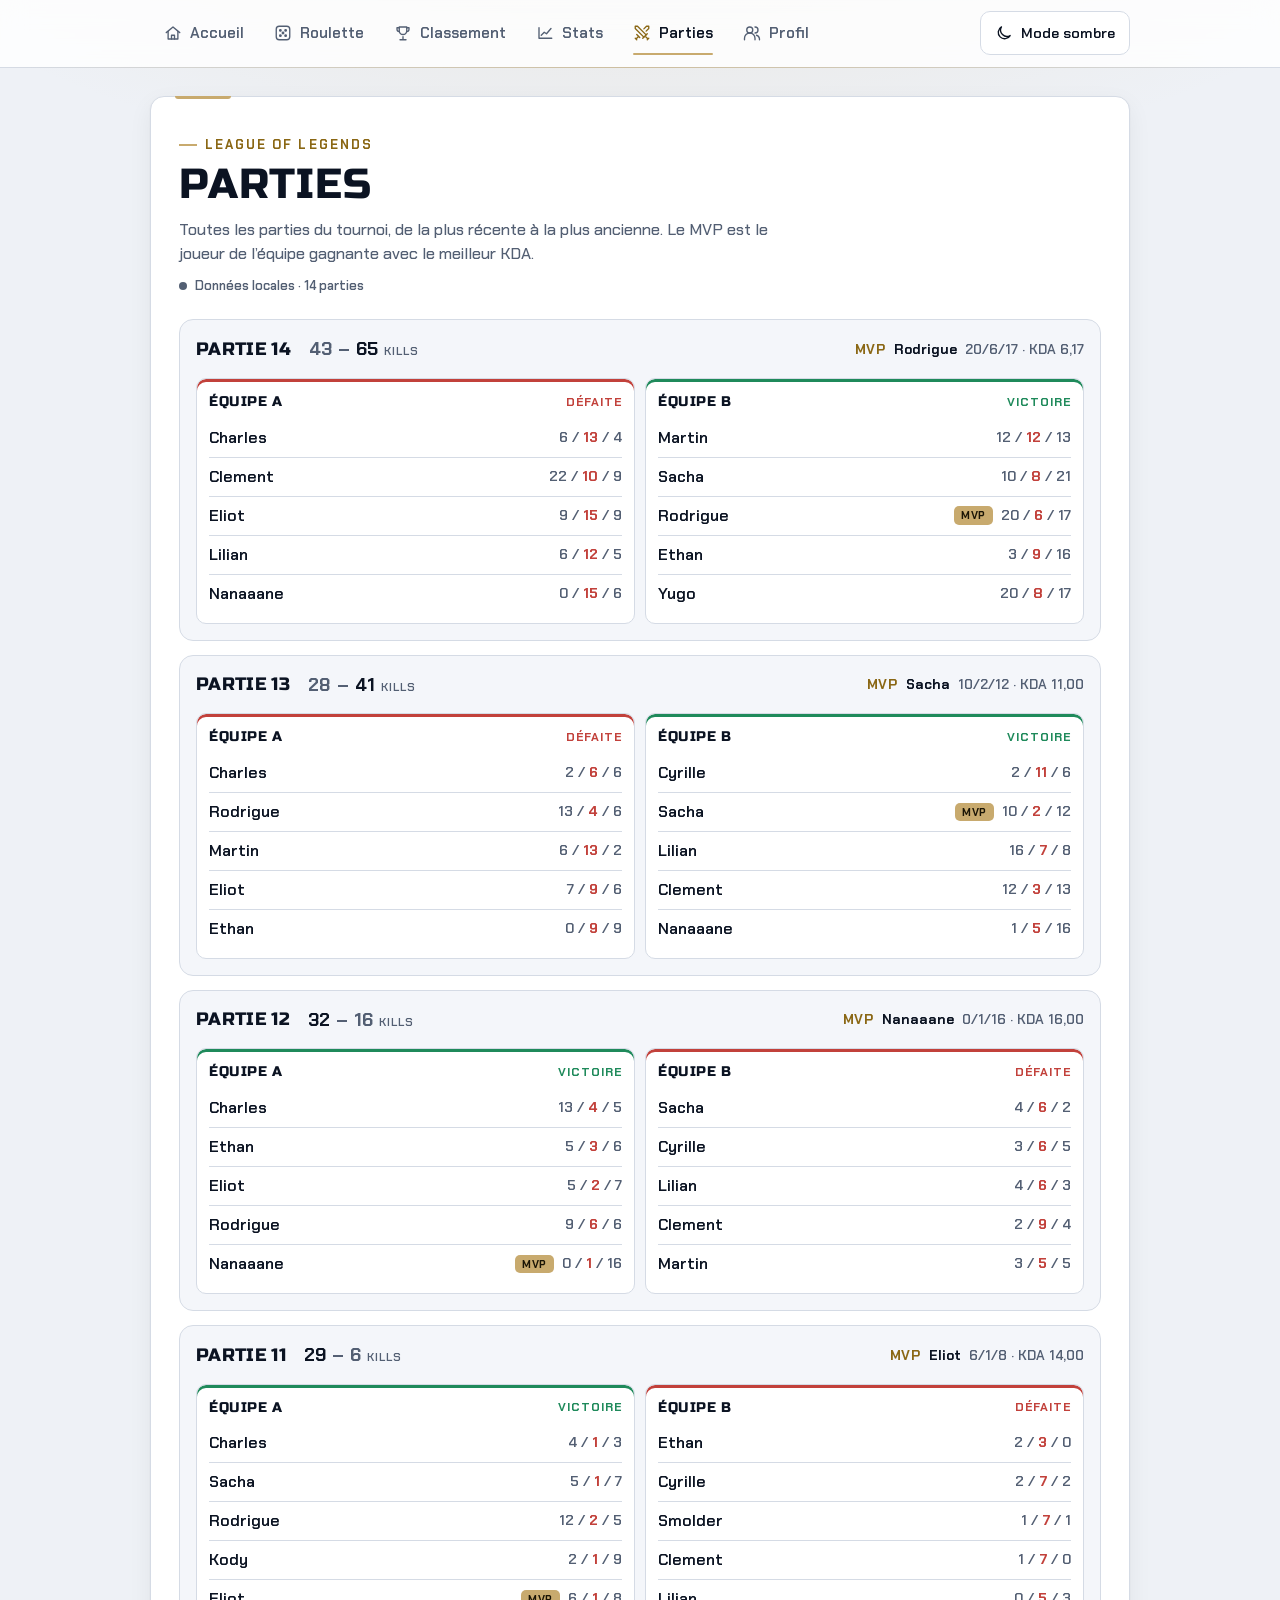
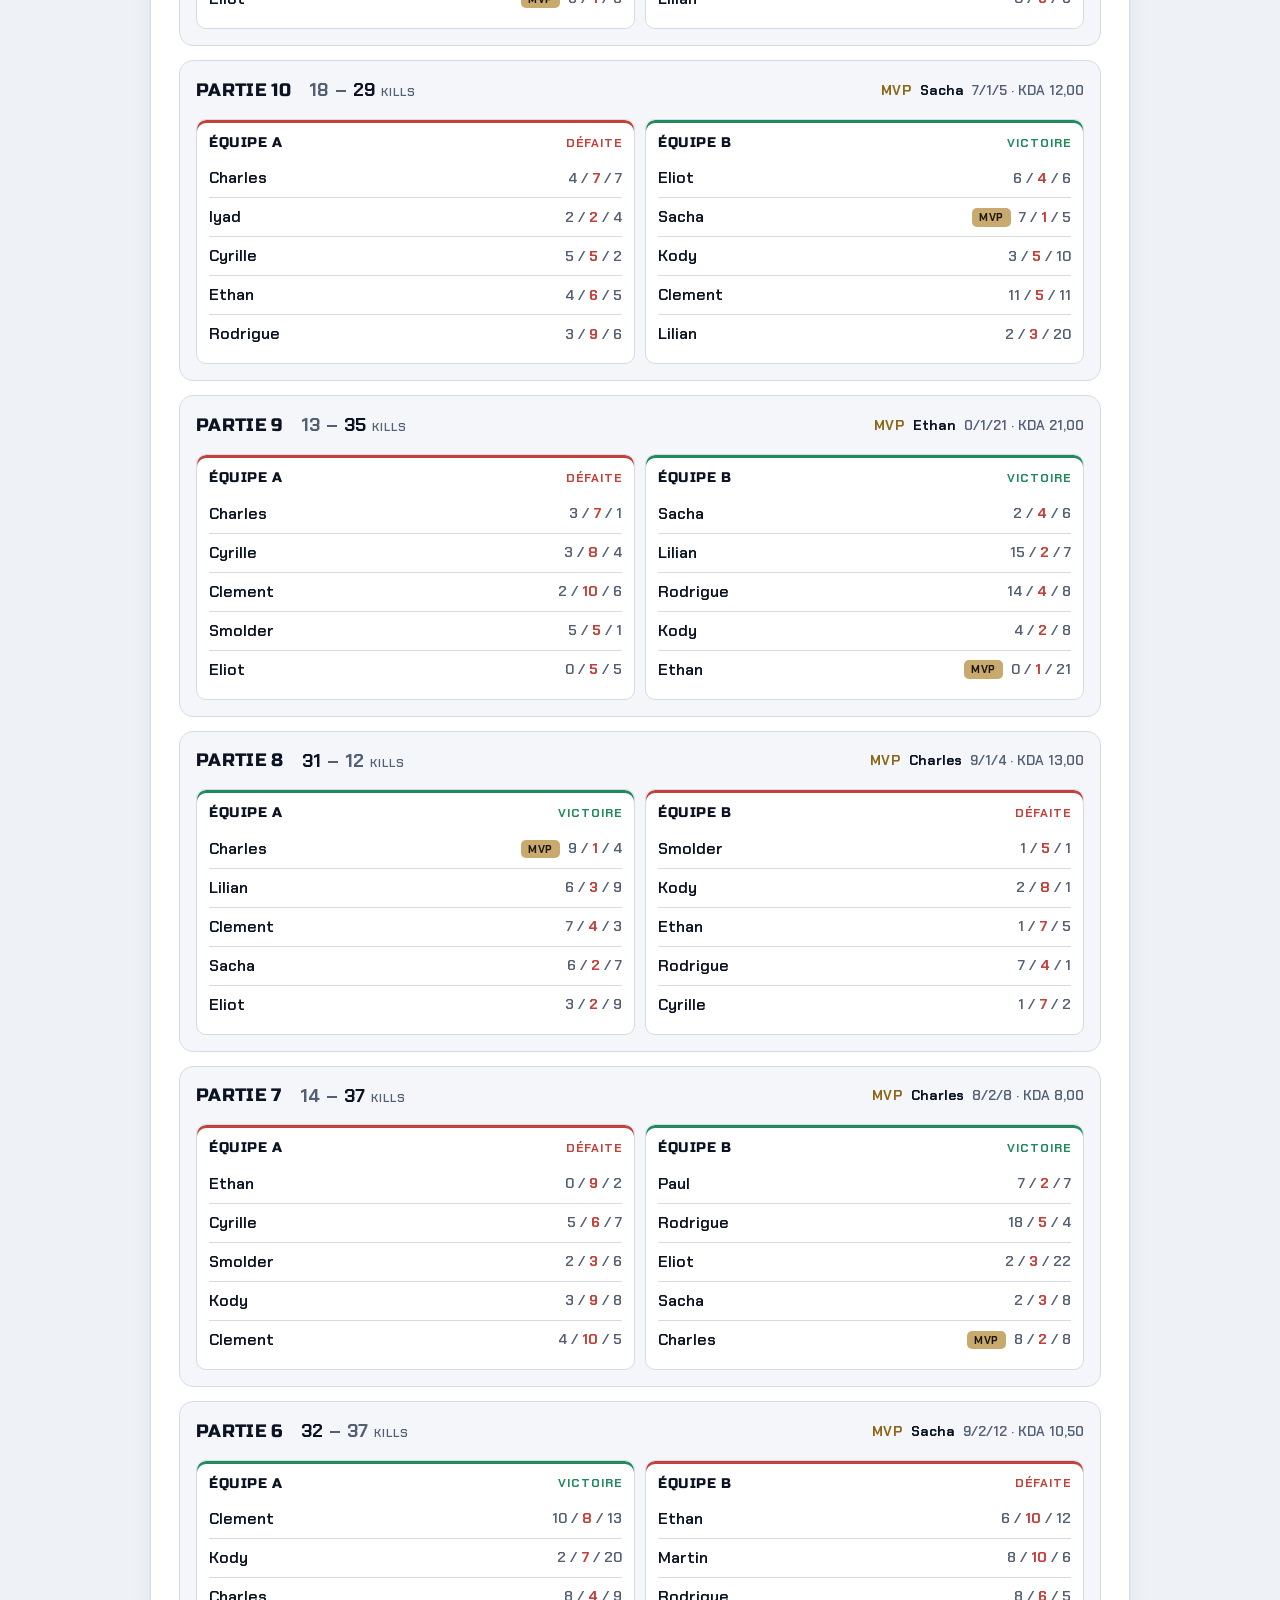
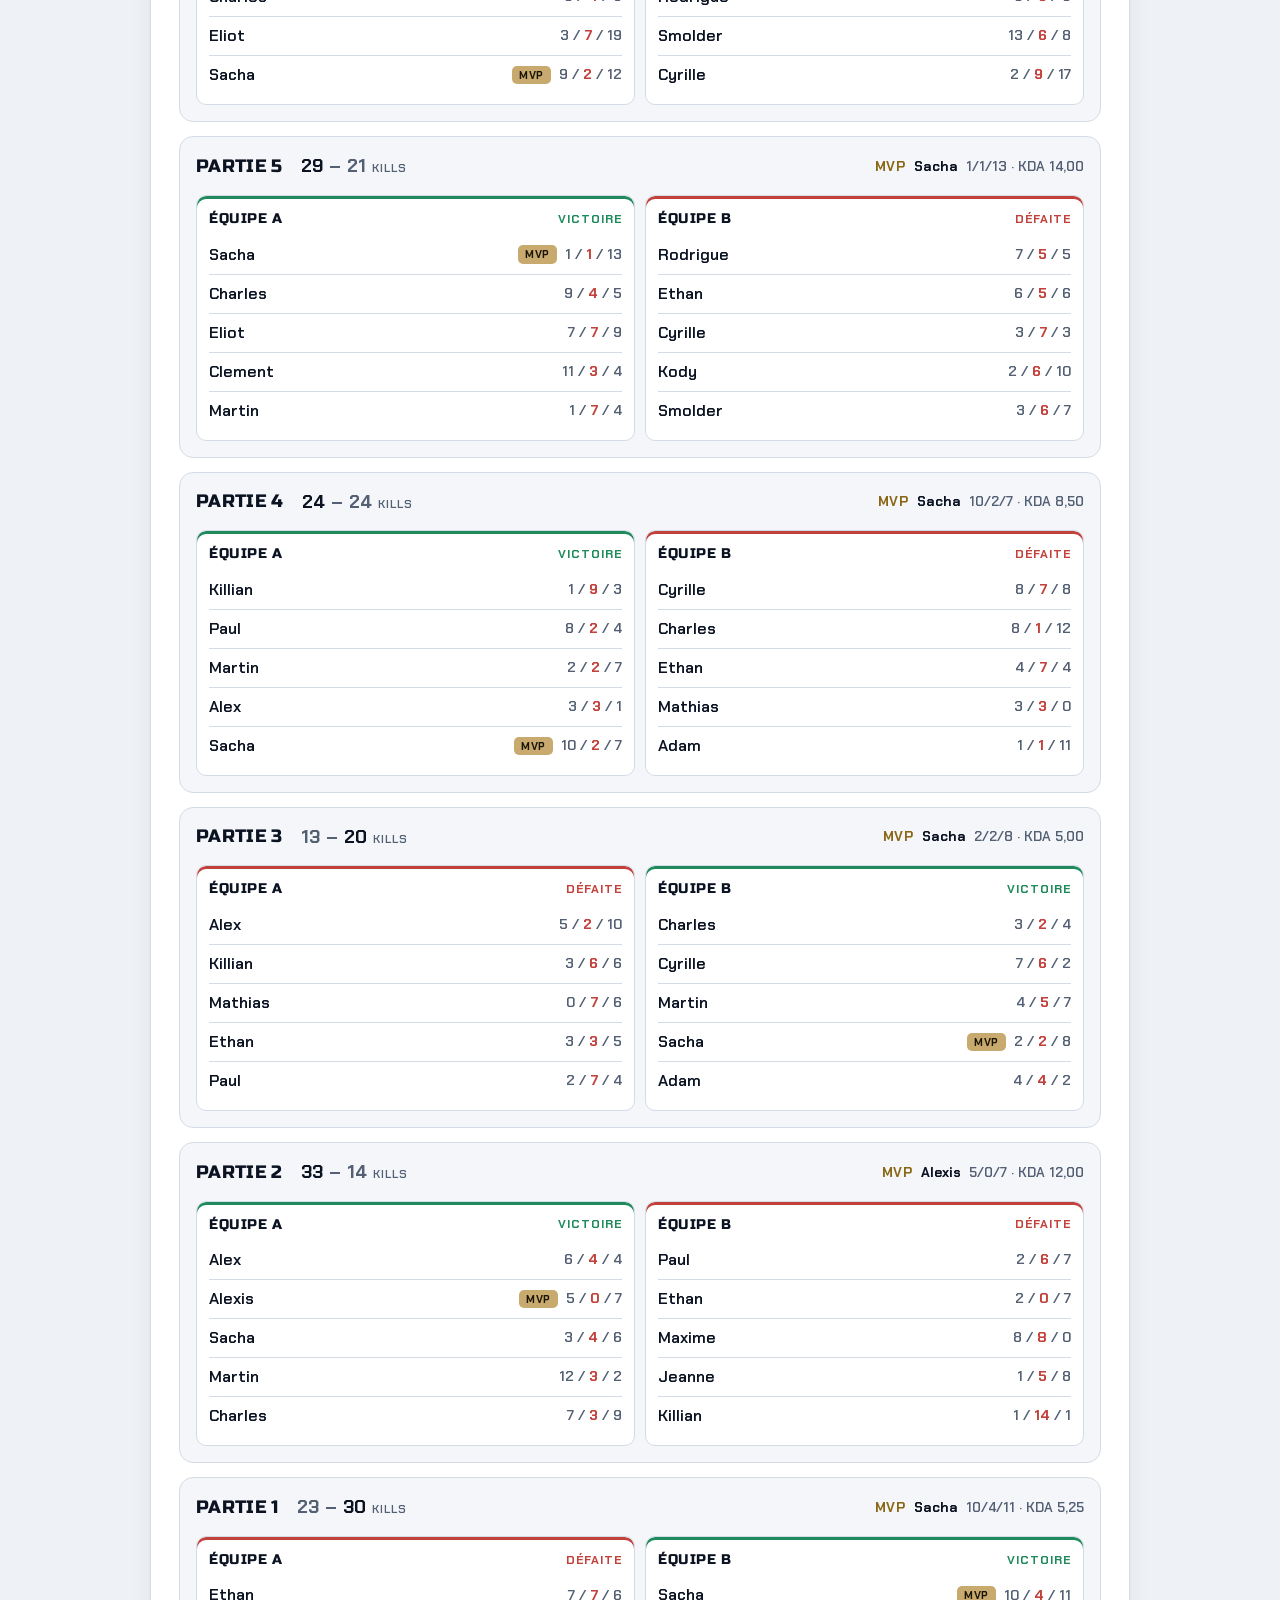
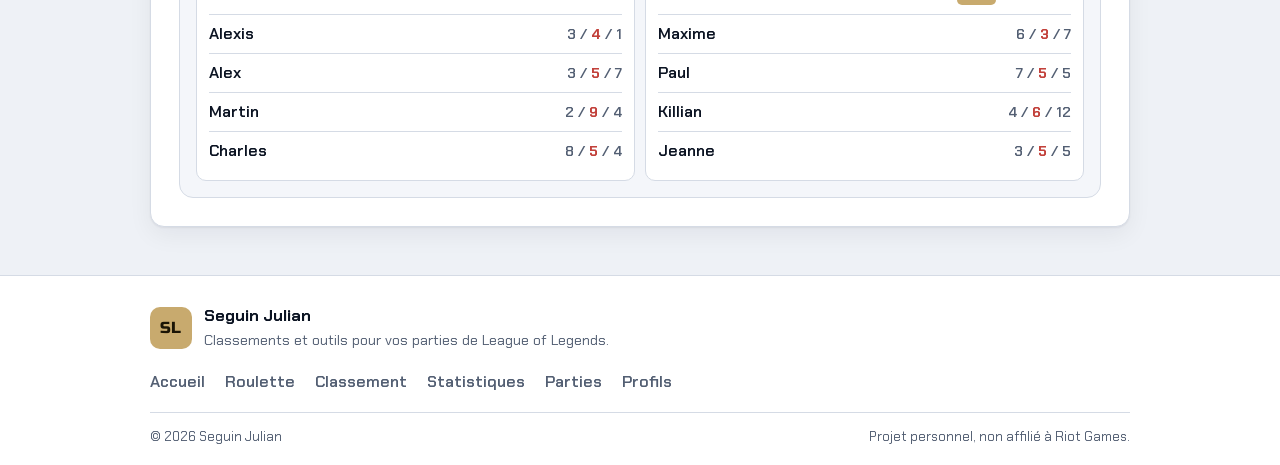
<file: Parties.html>
<!DOCTYPE html>
<html lang="fr">
<head>
<meta charset="utf-8">
<meta name="description" content="Toutes les parties du tournoi League of Legends : équipes, score en kills, MVP et KDA de chaque joueur.">
<meta property="og:type" content="website">
<meta property="og:site_name" content="Tournoi LoL">
<meta property="og:locale" content="fr_FR">
<meta property="og:title" content="Parties – Tournoi LoL">
<meta property="og:description" content="Toutes les parties du tournoi League of Legends : équipes, score en kills, MVP et KDA de chaque joueur.">
<meta property="og:url" content="https://julianseguin.github.io/Parties.html">
<meta property="og:image" content="https://julianseguin.github.io/og-image.png">
<meta property="og:image:width" content="1200">
<meta property="og:image:height" content="630">
<meta property="og:image:alt" content="Tournoi LoL : classement, records et roulette d’équipes">
<meta name="twitter:card" content="summary_large_image">
<meta name="theme-color" content="#0a1428">
<link rel="icon" href="favicon.svg" type="image/svg+xml">
<meta name="viewport" content="width=device-width, initial-scale=1, viewport-fit=cover">
<title>Parties – Tournoi LoL</title>
<link rel="preconnect" href="https://fonts.googleapis.com">
<link rel="preconnect" href="https://fonts.gstatic.com" crossorigin>
<link rel="preload" as="style" href="https://fonts.googleapis.com/css2?family=Chakra+Petch:wght@400;500;600;700&family=Russo+One&display=swap">
<link rel="stylesheet" href="https://fonts.googleapis.com/css2?family=Chakra+Petch:wght@400;500;600;700&family=Russo+One&display=swap" media="print" onload="this.media='all'">
<noscript><link rel="stylesheet" href="https://fonts.googleapis.com/css2?family=Chakra+Petch:wght@400;500;600;700&family=Russo+One&display=swap"></noscript>
<script src="theme.js?v=3"></script>
<link rel="stylesheet" href="site.css?v=5">
<link rel="stylesheet" href="Parties.css?v=4">

</head>
<body>
<header class="hdr">
  <div class="hdr-in">
    <nav class="pill" aria-label="Navigation principale">
      <a href="index.html"><svg viewBox="0 0 24 24" fill="none" stroke="currentColor" stroke-width="1.8" stroke-linecap="round" stroke-linejoin="round" aria-hidden="true"><path d="M3 11.5 12 4l9 7.5"/><path d="M5.5 10v10h13V10"/><path d="M10 20v-5h4v5"/></svg>Accueil</a>
      <a href="Roulette.html"><svg viewBox="0 0 24 24" fill="none" stroke="currentColor" stroke-width="1.8" stroke-linecap="round" stroke-linejoin="round" aria-hidden="true"><rect x="3" y="3" width="18" height="18" rx="4"/><circle cx="8.5" cy="8.5" r="1" fill="currentColor"/><circle cx="15.5" cy="8.5" r="1" fill="currentColor"/><circle cx="12" cy="12" r="1" fill="currentColor"/><circle cx="8.5" cy="15.5" r="1" fill="currentColor"/><circle cx="15.5" cy="15.5" r="1" fill="currentColor"/></svg>Roulette</a>
      <a href="Classement.html"><svg viewBox="0 0 24 24" fill="none" stroke="currentColor" stroke-width="1.8" stroke-linecap="round" stroke-linejoin="round" aria-hidden="true"><path d="M8 21h8M12 17v4M7 4h10v5a5 5 0 0 1-10 0V4z"/><path d="M17 5h3v2a3 3 0 0 1-3 3M7 5H4v2a3 3 0 0 0 3 3"/></svg>Classement</a>
      <a href="ClassementStatistique.html"><svg viewBox="0 0 24 24" fill="none" stroke="currentColor" stroke-width="1.8" stroke-linecap="round" stroke-linejoin="round" aria-hidden="true"><path d="M4 19V5M4 19h17"/><path d="m7 15 4-4 3 2 6-7"/></svg>Stats</a>
      <a href="Parties.html" aria-current="page"><svg viewBox="0 0 24 24" fill="none" stroke="currentColor" stroke-width="1.8" stroke-linecap="round" stroke-linejoin="round" aria-hidden="true"><path d="M14.5 17.5 3 6V3h3l11.5 11.5"/><path d="m13 19 6-6M16 16l4 4M19 21l2-2"/><path d="M14.5 6.5 18 3h3v3l-3.5 3.5"/><path d="m5 14 4 4M7 17l-3 3M3 19l2 2"/></svg>Parties</a>
      <a href="Profils.html"><svg viewBox="0 0 24 24" fill="none" stroke="currentColor" stroke-width="1.8" stroke-linecap="round" stroke-linejoin="round" aria-hidden="true"><circle cx="9" cy="8" r="4"/><path d="M2 21v-2a7 7 0 0 1 14 0v2M16 4a4 4 0 0 1 0 8m2 3a6 6 0 0 1 4 6"/></svg>Profil</a>
    </nav>
    <button class="theme-toggle" id="theme-toggle" type="button" aria-pressed="false">Mode sombre</button>
  </div>
</header>
<main>
<section class="card">
  <header class="page-head">
    <p>League of Legends</p>
    <h1>Parties</h1>
    <p class="lead">Toutes les parties du tournoi, de la plus récente à la plus ancienne. Le MVP est le joueur de l’équipe gagnante avec le meilleur KDA.</p>
    <p class="data-source" aria-live="polite">Chargement des données…</p>
  </header>
  <div class="match-list" id="match-list"></div>
</section>
</main>
<footer class="site-footer">
  <div class="footer-content">
    <div class="footer-brand">
      <span class="footer-mark" aria-hidden="true">SL</span>
      <div>
        <strong>Seguin Julian</strong>
        <p>Classements et outils pour vos parties de League of Legends.</p>
      </div>
    </div>
    <nav class="footer-links" aria-label="Liens de pied de page">
      <a href="index.html">Accueil</a>
      <a href="Roulette.html">Roulette</a>
      <a href="Classement.html">Classement</a>
      <a href="ClassementStatistique.html">Statistiques</a>
      <a href="Parties.html">Parties</a>
      <a href="Profils.html">Profils</a>
    </nav>
    <div class="footer-bottom">
      <span>© <time class="footer-year"></time> Seguin Julian</span>
      <span>Projet personnel, non affilié à Riot Games.</span>
    </div>
  </div>
</footer>
<script src="joueurs.js?v=6"></script>
<script>
function teamTable(team,label,won,m){
  return '<div class="match-team'+(won?' is-winner':'')+'">'+
    '<div class="team-head"><span class="team-name">'+label+'</span><span class="team-res">'+(won?'Victoire':'Défaite')+'</span></div>'+
    '<ul>'+team.map(function(r){
      return '<li'+(r.isMvp?' class="is-mvp"':'')+'><a href="Joueur.html?joueur='+encodeURIComponent(r.id)+'">'+escHtml(r.name)+'</a>'+
        (r.isMvp?'<span class="mvp-tag" title="Meilleur KDA de l’équipe gagnante">MVP</span>':'')+
        '<span class="kda-line">'+r.kills+' / <b>'+r.deaths+'</b> / '+r.assists+'</span></li>';
    }).join("")+'</ul></div>';
}
loadTournament().then(function(){
  document.getElementById("match-list").innerHTML=MATCHES.slice().reverse().map(function(m){
    return '<article class="match" id="partie-'+m.num+'">'+
      '<header class="match-head"><h2>Partie '+m.num+'</h2>'+
        (m.duration?'<span class="match-time" title="Durée de la partie"><svg viewBox="0 0 24 24" fill="none" stroke="currentColor" stroke-width="2" stroke-linecap="round" aria-hidden="true"><circle cx="12" cy="13" r="8"/><path d="M12 9v4l2.5 2.5M9 2h6"/></svg>'+fmt(m.duration,0)+' min</span>':'')+
      '<div class="match-score" aria-label="Kills : équipe A '+m.killsA+', équipe B '+m.killsB+'"><span class="'+(m.winner==="A"?'w':'')+'">'+m.killsA+'</span><i>–</i><span class="'+(m.winner==="B"?'w':'')+'">'+m.killsB+'</span><small>kills</small></div>'+
      (m.mvp?'<p class="match-mvp">MVP <a href="Joueur.html?joueur='+encodeURIComponent(m.mvp.id)+'">'+escHtml(m.mvp.name)+'</a> <span>'+m.mvp.kills+'/'+m.mvp.deaths+'/'+m.mvp.assists+' · KDA '+fmt(m.mvp.kda)+'</span></p>':'')+
      '</header><div class="match-teams">'+teamTable(m.A,"Équipe A",m.winner==="A",m)+teamTable(m.B,"Équipe B",m.winner==="B",m)+'</div></article>';
  }).join("");
  showDataSource();
  // Seules les ancres « #partie-<numéro> » sont acceptées (pas de sélecteur CSS libre venant de l'URL)
  var anchor=/^#partie-(\d{1,4})$/.exec(location.hash);
  if(anchor){var t=document.getElementById("partie-"+anchor[1]);if(t){t.scrollIntoView();t.classList.add("is-target")}}
});
</script>
</body>
</html>
</file>
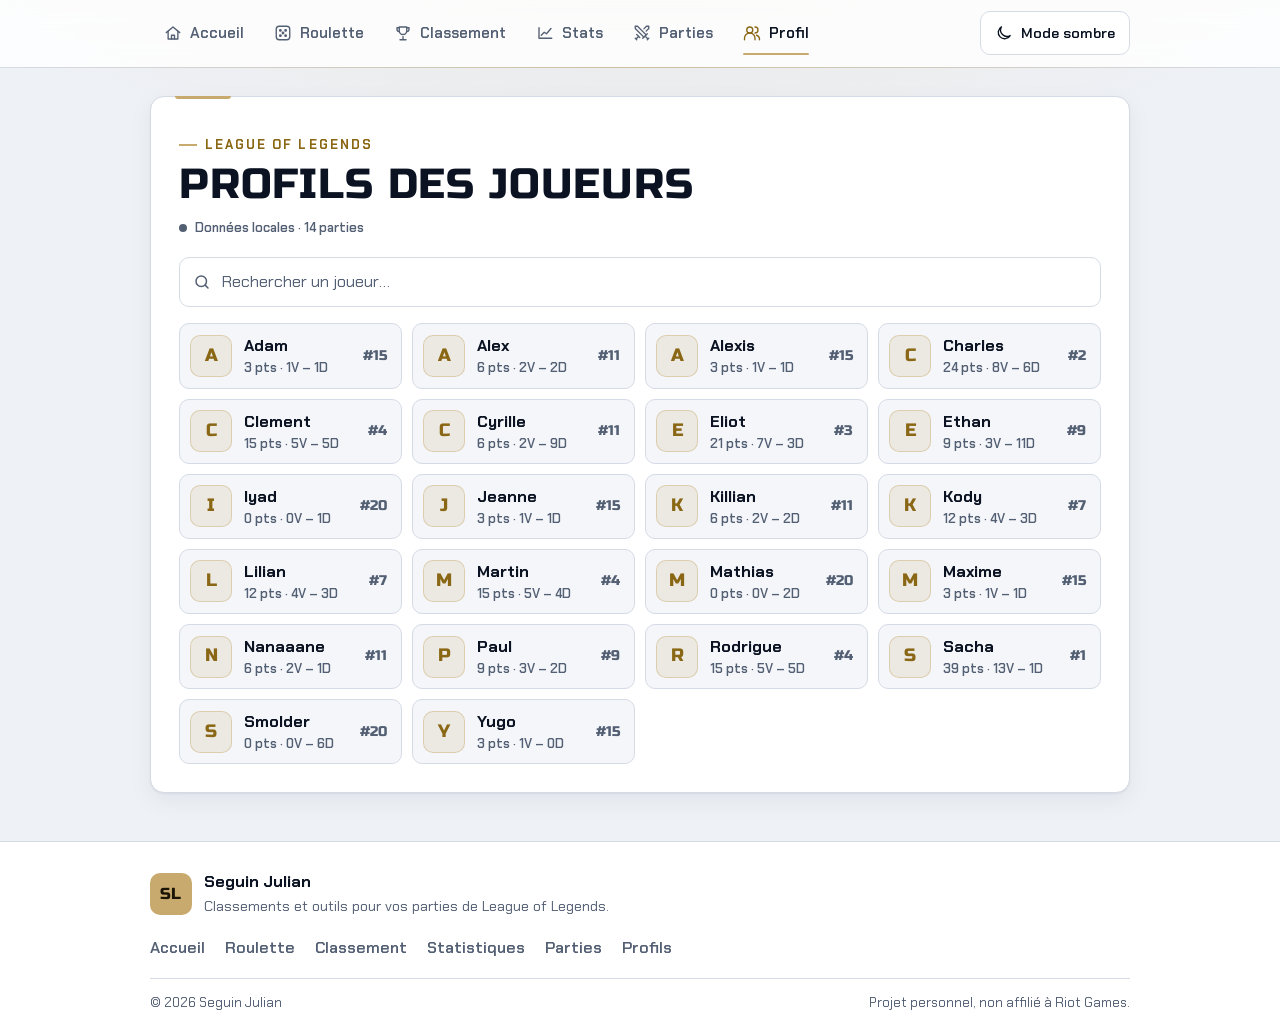
<file: Profils.html>
<!DOCTYPE html>
<html lang="fr">
<head>
<meta charset="utf-8">
<meta name="description" content="Profils des joueurs du tournoi League of Legends : points, bilan et rang de chaque participant.">
<meta property="og:type" content="website">
<meta property="og:site_name" content="Tournoi LoL">
<meta property="og:locale" content="fr_FR">
<meta property="og:title" content="Profils des joueurs – League of Legends">
<meta property="og:description" content="Profils des joueurs du tournoi League of Legends : points, bilan et rang de chaque participant.">
<meta property="og:url" content="https://julianseguin.github.io/Profils.html">
<meta property="og:image" content="https://julianseguin.github.io/og-image.png">
<meta property="og:image:width" content="1200">
<meta property="og:image:height" content="630">
<meta property="og:image:alt" content="Tournoi LoL : classement, records et roulette d’équipes">
<meta name="twitter:card" content="summary_large_image">
<meta name="theme-color" content="#0a1428">
<link rel="icon" href="favicon.svg" type="image/svg+xml">
<meta name="viewport" content="width=device-width, initial-scale=1, viewport-fit=cover">
<title>Profils des joueurs – League of Legends</title>
<link rel="preconnect" href="https://fonts.googleapis.com">
<link rel="preconnect" href="https://fonts.gstatic.com" crossorigin>
<link rel="preload" as="style" href="https://fonts.googleapis.com/css2?family=Chakra+Petch:wght@400;500;600;700&family=Russo+One&display=swap">
<link rel="stylesheet" href="https://fonts.googleapis.com/css2?family=Chakra+Petch:wght@400;500;600;700&family=Russo+One&display=swap" media="print" onload="this.media='all'">
<noscript><link rel="stylesheet" href="https://fonts.googleapis.com/css2?family=Chakra+Petch:wght@400;500;600;700&family=Russo+One&display=swap"></noscript>
<script src="theme.js?v=3"></script>
<link rel="stylesheet" href="site.css?v=5">
<link rel="stylesheet" href="Profils.css?v=3">

</head>
<body>
<header class="hdr">
  <div class="hdr-in">
    <nav class="pill" aria-label="Navigation principale">
      <a href="index.html"><svg viewBox="0 0 24 24" fill="none" stroke="currentColor" stroke-width="1.8" stroke-linecap="round" stroke-linejoin="round" aria-hidden="true"><path d="M3 11.5 12 4l9 7.5"/><path d="M5.5 10v10h13V10"/><path d="M10 20v-5h4v5"/></svg>Accueil</a>
      <a href="Roulette.html"><svg viewBox="0 0 24 24" fill="none" stroke="currentColor" stroke-width="1.8" stroke-linecap="round" stroke-linejoin="round" aria-hidden="true"><rect x="3" y="3" width="18" height="18" rx="4"/><circle cx="8.5" cy="8.5" r="1" fill="currentColor"/><circle cx="15.5" cy="8.5" r="1" fill="currentColor"/><circle cx="12" cy="12" r="1" fill="currentColor"/><circle cx="8.5" cy="15.5" r="1" fill="currentColor"/><circle cx="15.5" cy="15.5" r="1" fill="currentColor"/></svg>Roulette</a>
      <a href="Classement.html"><svg viewBox="0 0 24 24" fill="none" stroke="currentColor" stroke-width="1.8" stroke-linecap="round" stroke-linejoin="round" aria-hidden="true"><path d="M8 21h8M12 17v4M7 4h10v5a5 5 0 0 1-10 0V4z"/><path d="M17 5h3v2a3 3 0 0 1-3 3M7 5H4v2a3 3 0 0 0 3 3"/></svg>Classement</a>
      <a href="ClassementStatistique.html"><svg viewBox="0 0 24 24" fill="none" stroke="currentColor" stroke-width="1.8" stroke-linecap="round" stroke-linejoin="round" aria-hidden="true"><path d="M4 19V5M4 19h17"/><path d="m7 15 4-4 3 2 6-7"/></svg>Stats</a>
      <a href="Parties.html"><svg viewBox="0 0 24 24" fill="none" stroke="currentColor" stroke-width="1.8" stroke-linecap="round" stroke-linejoin="round" aria-hidden="true"><path d="M14.5 17.5 3 6V3h3l11.5 11.5"/><path d="m13 19 6-6M16 16l4 4M19 21l2-2"/><path d="M14.5 6.5 18 3h3v3l-3.5 3.5"/><path d="m5 14 4 4M7 17l-3 3M3 19l2 2"/></svg>Parties</a>
      <a href="Profils.html" aria-current="page"><svg viewBox="0 0 24 24" fill="none" stroke="currentColor" stroke-width="1.8" stroke-linecap="round" stroke-linejoin="round" aria-hidden="true"><circle cx="9" cy="8" r="4"/><path d="M2 21v-2a7 7 0 0 1 14 0v2M16 4a4 4 0 0 1 0 8m2 3a6 6 0 0 1 4 6"/></svg>Profil</a>
    </nav>
    <button class="theme-toggle" id="theme-toggle" type="button" aria-pressed="false">Mode sombre</button>
  </div>
</header>
<main>
<section class="card">
  <header class="page-head">
    <p>League of Legends</p>
    <h1>Profils des joueurs</h1>
    <p class="data-source" aria-live="polite">Chargement des données…</p>
  </header>
  <div class="player-search" role="search">
    <div class="search-controls">
      <label for="player-search-input">Nom du joueur à rechercher</label>
      <input id="player-search-input" type="search" placeholder="Rechercher un joueur…" autocomplete="off">
    </div>
    <div id="player-search-results" aria-live="polite"></div>
  </div>
  <nav class="player-list" id="player-list" aria-label="Choisir un profil"></nav>
</section>
</main>
<footer class="site-footer">
  <div class="footer-content">
    <div class="footer-brand">
      <span class="footer-mark" aria-hidden="true">SL</span>
      <div>
        <strong>Seguin Julian</strong>
        <p>Classements et outils pour vos parties de League of Legends.</p>
      </div>
    </div>
    <nav class="footer-links" aria-label="Liens de pied de page">
      <a href="index.html">Accueil</a>
      <a href="Roulette.html">Roulette</a>
      <a href="Classement.html">Classement</a>
      <a href="ClassementStatistique.html">Statistiques</a>
      <a href="Parties.html">Parties</a>
      <a href="Profils.html">Profils</a>
    </nav>
    <div class="footer-bottom">
      <span>© <time class="footer-year"></time> Seguin Julian</span>
      <span>Projet personnel, non affilié à Riot Games.</span>
    </div>
  </div>
</footer>
<script src="joueurs.js?v=6"></script>
<script>
loadTournament().then(function(){
document.getElementById("player-list").innerHTML=PLAYERS.slice().sort(function(a,b){
  return a.name.localeCompare(b.name,"fr",{sensitivity:"base"});
}).map(function(player){
  return '<a class="player-link" href="Joueur.html?joueur='+encodeURIComponent(player.id)+'"><span class="player-av" aria-hidden="true">'+esc(player.name.charAt(0))+'</span>'+
    '<span class="player-meta"><strong class="player-name">'+esc(player.name)+'</strong><small>'+player.points+' pts · '+player.wins+'V – '+player.losses+'D</small></span>'+
    '<span class="player-rank" aria-label="Rang '+player.rank+'">#'+player.rank+'</span></a>';
}).join("");
showDataSource();
});
function esc(value){return String(value).replace(/[&<>"']/g,function(char){return {"&":"&amp;","<":"&lt;",">":"&gt;",'"':"&quot;","'":"&#39;"}[char]})}
var searchInput=document.getElementById("player-search-input");
var searchResults=document.getElementById("player-search-results");
searchInput.addEventListener("input",function(){
  var query=this.value.normalize("NFD").replace(/[\u0300-\u036f]/g,"").toLowerCase().trim();
  var visibleCount=0;
  document.querySelectorAll(".player-link").forEach(function(link){
    var name=link.querySelector(".player-name").textContent.normalize("NFD").replace(/[\u0300-\u036f]/g,"").toLowerCase();
    var matches=!query||name.indexOf(query)!==-1;
    link.hidden=!matches;
    if(matches)visibleCount++;
  });
  searchResults.textContent="";
  if(query){
    var message=document.createElement("p");
    message.className="search-message";
    message.setAttribute("role","status");
    message.textContent=visibleCount
      ?visibleCount+" joueur"+(visibleCount>1?"s":"")+" affiché"+(visibleCount>1?"s":"")+"."
      :"Aucun joueur trouvé.";
    searchResults.appendChild(message);
  }
});
</script>
</body>
</html>
</file>
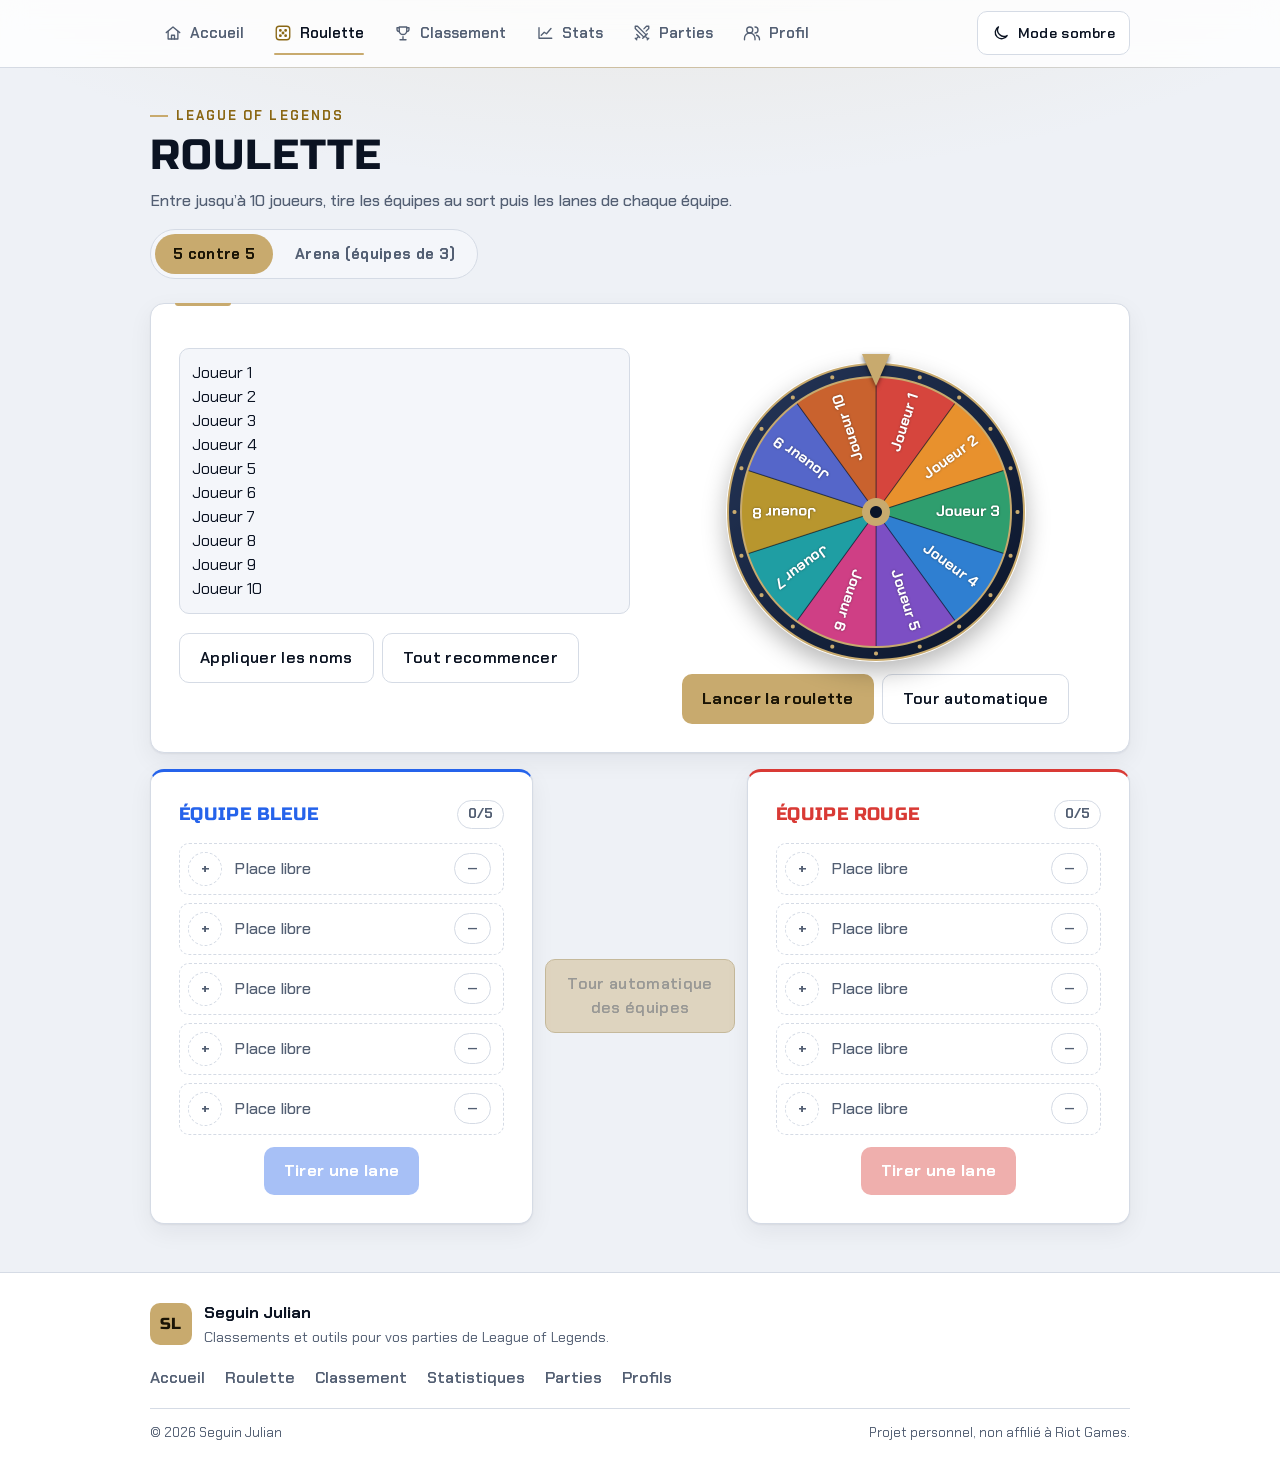
<file: Roulette.html>
<!DOCTYPE html>
<html lang="fr">
<head>
<meta charset="utf-8">
<meta name="description" content="Roulette League of Legends : tire au sort deux équipes de 5 joueurs puis les lanes de chaque équipe.">
<meta property="og:type" content="website">
<meta property="og:site_name" content="Tournoi LoL">
<meta property="og:locale" content="fr_FR">
<meta property="og:title" content="Roulette LoL – Équipes & Lanes">
<meta property="og:description" content="Roulette League of Legends : tire au sort deux équipes de 5 joueurs puis les lanes de chaque équipe.">
<meta property="og:url" content="https://julianseguin.github.io/Roulette.html">
<meta property="og:image" content="https://julianseguin.github.io/og-image.png">
<meta property="og:image:width" content="1200">
<meta property="og:image:height" content="630">
<meta property="og:image:alt" content="Tournoi LoL : classement, records et roulette d’équipes">
<meta name="twitter:card" content="summary_large_image">
<meta name="theme-color" content="#0a1428">
<link rel="icon" href="favicon.svg" type="image/svg+xml">
<meta name="viewport" content="width=device-width, initial-scale=1, viewport-fit=cover">
<title>Roulette LoL – Équipes & Lanes</title>
<link rel="preconnect" href="https://fonts.googleapis.com">
<link rel="preconnect" href="https://fonts.gstatic.com" crossorigin>
<link rel="preload" as="style" href="https://fonts.googleapis.com/css2?family=Chakra+Petch:wght@400;500;600;700&family=Russo+One&display=swap">
<link rel="stylesheet" href="https://fonts.googleapis.com/css2?family=Chakra+Petch:wght@400;500;600;700&family=Russo+One&display=swap" media="print" onload="this.media='all'">
<noscript><link rel="stylesheet" href="https://fonts.googleapis.com/css2?family=Chakra+Petch:wght@400;500;600;700&family=Russo+One&display=swap"></noscript>
<script src="theme.js?v=3"></script>
<link rel="stylesheet" href="site.css?v=5">
<link rel="stylesheet" href="Roulette.css?v=5">

</head>
<body>
<header class="hdr">
  <div class="hdr-in">
    <nav class="pill" id="pill">
      <a href="index.html"><svg viewBox="0 0 24 24" fill="none" stroke="currentColor" stroke-width="1.8" stroke-linecap="round" stroke-linejoin="round" aria-hidden="true"><path d="M3 11.5 12 4l9 7.5"/><path d="M5.5 10v10h13V10"/><path d="M10 20v-5h4v5"/></svg>Accueil</a>
      <a href="Roulette.html" aria-current="page"><svg viewBox="0 0 24 24" fill="none" stroke="currentColor" stroke-width="1.8" stroke-linecap="round" stroke-linejoin="round" aria-hidden="true"><rect x="3" y="3" width="18" height="18" rx="4"/><circle cx="8.5" cy="8.5" r="1" fill="currentColor"/><circle cx="15.5" cy="8.5" r="1" fill="currentColor"/><circle cx="12" cy="12" r="1" fill="currentColor"/><circle cx="8.5" cy="15.5" r="1" fill="currentColor"/><circle cx="15.5" cy="15.5" r="1" fill="currentColor"/></svg>Roulette</a>
      <a href="Classement.html"><svg viewBox="0 0 24 24" fill="none" stroke="currentColor" stroke-width="1.8" stroke-linecap="round" stroke-linejoin="round" aria-hidden="true"><path d="M8 21h8M12 17v4M7 4h10v5a5 5 0 0 1-10 0V4z"/><path d="M17 5h3v2a3 3 0 0 1-3 3M7 5H4v2a3 3 0 0 0 3 3"/></svg>Classement</a>
      <a href="ClassementStatistique.html"><svg viewBox="0 0 24 24" fill="none" stroke="currentColor" stroke-width="1.8" stroke-linecap="round" stroke-linejoin="round" aria-hidden="true"><path d="M4 19V5M4 19h17"/><path d="m7 15 4-4 3 2 6-7"/></svg>Stats</a>
      <a href="Parties.html"><svg viewBox="0 0 24 24" fill="none" stroke="currentColor" stroke-width="1.8" stroke-linecap="round" stroke-linejoin="round" aria-hidden="true"><path d="M14.5 17.5 3 6V3h3l11.5 11.5"/><path d="m13 19 6-6M16 16l4 4M19 21l2-2"/><path d="M14.5 6.5 18 3h3v3l-3.5 3.5"/><path d="m5 14 4 4M7 17l-3 3M3 19l2 2"/></svg>Parties</a>
      <a href="Profils.html"><svg viewBox="0 0 24 24" fill="none" stroke="currentColor" stroke-width="1.8" stroke-linecap="round" stroke-linejoin="round" aria-hidden="true"><circle cx="9" cy="8" r="4"/><path d="M2 21v-2a7 7 0 0 1 14 0v2M16 4a4 4 0 0 1 0 8m2 3a6 6 0 0 1 4 6"/></svg>Profil</a>
    </nav>
    <button class="theme-toggle" id="theme-toggle" type="button" aria-pressed="false">Mode sombre</button>
  </div>
</header>

<main id="view-roulette" class="page">
<header class="page-head">
  <p>League of Legends</p>
  <h1>Roulette</h1>
  <p class="lead" id="mode-lead">Entre jusqu’à 10 joueurs, tire les équipes au sort puis les lanes de chaque équipe.</p>
  <div class="mode-switch" role="group" aria-label="Format de la partie">
    <button type="button" class="mode-btn" data-mode="sr" aria-pressed="true">5 contre 5</button>
    <button type="button" class="mode-btn" data-mode="arena" aria-pressed="false">Arena (équipes de 3)</button>
  </div>
</header>

<section class="card">
  <div class="main">
    <div>
      <textarea id="names" aria-label="Noms des joueurs (un par ligne)"></textarea>
      <div class="row"><button class="ghost" id="apply">Appliquer les noms</button><button class="ghost" id="reset">Tout recommencer</button></div>
    </div>
    <div>
      <div class="wheelbox"><div class="ptr"></div><canvas id="w0" width="600" height="600"></canvas></div>
      <div class="row"><button id="s0">Lancer la roulette</button><button class="ghost auto-button" id="a0" type="button" aria-pressed="false">Tour automatique</button></div>
    </div>
  </div>
</section>

<p class="arena-msg" id="arena-msg" role="status" hidden></p>
<div class="arena-grid" id="arena-grid" hidden></div>
<div class="grid" id="team-grid">
  <section class="card team t-blue">
    <div class="hd"><h2>Équipe bleue</h2><span class="cnt" id="c1">0/5</span></div>
    <ul id="l1"></ul>
    <div class="wheelbox"><div class="ptr"></div><canvas id="w1" width="600" height="600"></canvas></div>
    <div class="row"><button id="s1" disabled>Tirer une lane</button></div>
  </section>
  <div class="team-auto-control" id="team-auto-control"><button class="ghost auto-button" id="aTeam" type="button" aria-pressed="false" disabled>Tour automatique des équipes</button></div>
  <section class="card team t-red">
    <div class="hd"><h2>Équipe rouge</h2><span class="cnt" id="c2">0/5</span></div>
    <ul id="l2"></ul>
    <div class="wheelbox"><div class="ptr"></div><canvas id="w2" width="600" height="600"></canvas></div>
    <div class="row"><button id="s2" disabled>Tirer une lane</button></div>
  </section>
</div>

</main>

<footer class="site-footer">
  <div class="footer-content">
    <div class="footer-brand">
      <span class="footer-mark" aria-hidden="true">SL</span>
      <div>
        <strong>Seguin Julian</strong>
        <p>Classements et outils pour vos parties de League of Legends.</p>
      </div>
    </div>
    <nav class="footer-links" aria-label="Liens de pied de page">
      <a href="index.html">Accueil</a>
      <a href="Roulette.html">Roulette</a>
      <a href="Classement.html">Classement</a>
      <a href="ClassementStatistique.html">Statistiques</a>
      <a href="Parties.html">Parties</a>
      <a href="Profils.html">Profils</a>
    </nav>
    <div class="footer-bottom">
      <span>© <time class="footer-year"></time> Seguin Julian</span>
      <span>Projet personnel, non affilié à Riot Games.</span>
    </div>
  </div>
</footer>

<script>
var COLORS=["#d6453d","#e8912d","#2f9e6e","#2f7fd1","#7c4fc4","#cf3f85","#1f9ea3","#b8962e","#5566c9","#c9622e"];
var GOLD="#c8aa6e",NAVY="#0a1428",FONT="'Chakra Petch',system-ui,sans-serif";
var LANES5=["Top","Jungle","Mid","ADC","Support"];
var SIZE=5;
function laneList(){return LANES5}
// Mode Arena : équipes de 3, jusqu'à 6 équipes (18 joueurs), pas de lanes
var ARENA=false,ARENA_SIZE=3,ARENA_MAX=18,arenaTeams=[],arenaCaps=[];
function maxNames(){return ARENA?ARENA_MAX:SIZE*2}
function slots(){var a=[];for(var i=0;i<SIZE;i++)a.push(i);return a}
var automatic=[false,false,false],autoTimers=[null,null,null],teamAutoRunning=false,teamAutoTimer=null,teamAutoPhase=-1;
function anySpin(){return w0.spinning||w1.spinning||w2.spinning||automatic.some(Boolean)||teamAutoRunning}
var DEFAULT_NAMES=[];for(var dn=1;dn<=18;dn++)DEFAULT_NAMES.push("Joueur "+dn);

function Wheel(id){
  this.c=document.getElementById(id);this.x=this.c.getContext("2d");this.items=[];this.rot=0;this.spinning=false;
}
Wheel.prototype.draw=function(){
  var x=this.x,W=this.c.width,c=W/2,R=c-4,rim=26,r=R-rim,n=this.items.length,TAU=2*Math.PI;
  x.clearRect(0,0,W,W);
  var p=this.c.previousElementSibling;if(p)p.style.visibility=n?"visible":"hidden";
  this.c.parentElement.style.display=n?"":"none";
  if(!n)return;
  // rim
  var g=x.createLinearGradient(0,0,W,W);g.addColorStop(0,"#26375a");g.addColorStop(1,NAVY);
  x.beginPath();x.arc(c,c,R,0,TAU);x.fillStyle=g;x.fill();
  x.lineWidth=4;x.strokeStyle=GOLD;x.stroke();
  // slices
  var s=TAU/n;
  for(var i=0;i<n;i++){
    var a=-Math.PI/2+this.rot+i*s;
    x.beginPath();x.moveTo(c,c);x.arc(c,c,r,a,a+s);x.closePath();
    x.fillStyle=COLORS[i%COLORS.length];x.fill();x.strokeStyle="rgba(10,20,40,.55)";x.lineWidth=2;x.stroke();
    x.save();x.translate(c,c);x.rotate(a+s/2);x.textAlign="right";x.textBaseline="middle";x.fillStyle="#fff";
    var fs=n>7?30:36,maxW=r-80;
    x.font="700 "+fs+"px "+FONT;
    while(fs>14&&x.measureText(this.items[i]).width>maxW){fs-=2;x.font="700 "+fs+"px "+FONT;}
    x.shadowColor="rgba(0,0,0,.4)";x.shadowBlur=4;
    x.fillText(this.items[i],r-22,0);x.restore();
  }
  // inner gold ring
  x.beginPath();x.arc(c,c,r,0,TAU);x.lineWidth=4;x.strokeStyle=GOLD;x.stroke();
  // studs (turn with the wheel)
  for(var k=0;k<20;k++){
    var b=this.rot+k*TAU/20;
    x.beginPath();x.arc(c+Math.cos(b)*(R-rim/2),c+Math.sin(b)*(R-rim/2),4,0,TAU);x.fillStyle=GOLD;x.fill();
  }
  // hub
  x.beginPath();x.arc(c,c,28,0,TAU);x.fillStyle=GOLD;x.fill();
  x.beginPath();x.arc(c,c,12,0,TAU);x.fillStyle=NAVY;x.fill();
};
Wheel.prototype.spin=function(cb){
  var n=this.items.length;if(!n||this.spinning)return;this.spinning=true;
  var s=2*Math.PI/n,i=Math.floor(Math.random()*n),T=2*Math.PI;
  var target=-((i+0.5+(Math.random()-.5)*.7)*s);
  var delta=(((target-this.rot)%T)+T)%T+T*6,start=this.rot,t0=performance.now(),dur=4500,self=this;
  (function f(t){
    var p=Math.min((t-t0)/dur,1),e=1-Math.pow(1-p,4);
    self.rot=start+delta*e;self.draw();
    if(p<1)requestAnimationFrame(f);else{self.spinning=false;self.rot=self.rot%T;cb(i);}
  })(t0);
};

var w0=new Wheel("w0"),w1=new Wheel("w1"),w2=new Wheel("w2");
var pool,teams,lanes;
var $=function(id){return document.getElementById(id)};
function esc(s){return String(s).replace(/[&<>"']/g,function(m){return {"&":"&amp;","<":"&lt;",">":"&gt;",'"':"&quot;","'":"&#39;"}[m]})}

function parseNames(){
  var v=$("names").value.split("\n").map(function(s){return s.trim()}).filter(Boolean).slice(0,maxNames());
  if(ARENA){if(!v.length)v=DEFAULT_NAMES.slice(0,6);return v}
  while(v.length<SIZE*2)v.push(DEFAULT_NAMES[v.length]);
  return v;
}
function resizeNames(){
  var names=$("names");
  // Hauteur calculée depuis le nombre de lignes : évite de relire scrollHeight (reflow forcé)
  names.rows=Math.max(names.value.split("\n").length,1);
}
function limitNames(){
  var names=$("names"),rows=names.value.split("\n"),players=rows.filter(function(name){return name.trim()}),value=players.slice(0,maxNames()).join("\n");
  if(!rows[rows.length-1].trim()&&players.length<maxNames())value+="\n";
  if(names.value!==value)names.value=value;
  resizeNames();
}
function init(){
  automatic.forEach(function(running,index){if(running)stopAutomatic(index)});
  stopTeamAutomatic();
  pool=parseNames();$("names").value=pool.join("\n");resizeNames();
  $("team-grid").hidden=ARENA;$("arena-grid").hidden=!ARENA;
  if(ARENA){initArena();return}
  $("arena-msg").hidden=true;$("a0").disabled=false;
  teams=[[],[]];lanes=[0,1].map(function(){return {p:[],a:slots().map(function(){return null}),pool:laneList().slice()}});
  w0.items=pool.slice();w1.items=[];w2.items=[];
  [w0,w1,w2].forEach(function(w){w.rot=0;w.draw()});
  $("s0").disabled=false;$("s1").disabled=true;$("s2").disabled=true;
  $("team-auto-control").hidden=false;
  $("aTeam").disabled=true;
  [0,1,2].forEach(function(i){$("s"+i).parentElement.style.display=""});
  renderTeams();
}
function renderTeams(fl){
  fl=fl||[];
  [0,1].forEach(function(t){
    var h="";
    teams[t].forEach(function(name,k){
      var lane=lanes[t].a[k],ini=Array.from(name)[0]||"?";
      h+='<li'+(fl.indexOf(t+"-"+k)>-1?' class="flash"':'')+'><span class="av">'+esc(ini.toUpperCase())+'</span><span class="nm">'+esc(name)+'</span><span class="ch'+(lane?' on':'')+'">'+(lane||"—")+'</span></li>';
    });
    for(var k=teams[t].length;k<SIZE;k++)h+='<li class="empty"><span class="av">+</span><span class="nm">Place libre</span><span class="ch">—</span></li>';
    $("l"+(t+1)).innerHTML=h;
    $("c"+(t+1)).textContent=teams[t].length+"/"+SIZE;
  });
}
function readyTeam(t){
  var w=t?w2:w1;
  if(teams[t].length===SIZE&&lanes[t].p.length===0&&!w.items.length){w.items=lanes[t].pool.slice();w.draw();}
  var enabled=teams[t].length===SIZE&&lanes[t].pool.length>0;
  $("s"+(t+1)).disabled=!enabled;
  updateTeamAutoAvailability();
}
function spinTeams(){
  w0.spin(function(i){
    var name=w0.items.splice(i,1)[0],fl=["0-"+teams[0].length];
    teams[0].push(name);
    if(teams[0].length===SIZE&&w0.items.length){
      var rest=w0.items.splice(0);
      rest.forEach(function(p){fl.push("1-"+teams[1].length);teams[1].push(p)});
    }
    w0.draw();renderTeams(fl);readyTeam(0);readyTeam(1);
    if(!w0.items.length){$("s0").disabled=true;$("s0").parentElement.style.display="none";}
    finishAutomatic(0,w0.items.length===0);
  });
}
function initArena(){
  // Équipes de 3 remplies dans l'ordre ; la dernière garde les joueurs restants (1 ou 2)
  var n=pool.length,ok=n>=2,count=Math.ceil(n/ARENA_SIZE);
  arenaCaps=[];for(var i=0;i<Math.max(count,1);i++)arenaCaps.push(ARENA_SIZE);
  if(n%ARENA_SIZE)arenaCaps[count-1]=n%ARENA_SIZE;
  arenaTeams=arenaCaps.map(function(){return []});
  w0.items=ok?pool.slice():[];w0.rot=0;w0.draw();w1.items=[];w2.items=[];
  var msg=$("arena-msg");
  msg.hidden=ok;
  msg.textContent=ok?"":"Arena : il faut au moins 2 joueurs.";
  $("s0").disabled=!ok;$("a0").disabled=!ok;
  $("s0").parentElement.style.display="";
  renderArena();
}
function renderArena(fl){
  fl=fl||[];
  $("arena-grid").innerHTML=arenaTeams.map(function(team,t){
    var h='<section class="card team arena-team" style="--team:'+COLORS[(t*3)%COLORS.length]+'"><div class="hd"><h2>Équipe '+(t+1)+'</h2><span class="cnt">'+team.length+'/'+arenaCaps[t]+'</span></div><ul>';
    team.forEach(function(name,k){
      var ini=Array.from(name)[0]||"?";
      h+='<li'+(fl.indexOf(t+"-"+k)>-1?' class="flash"':'')+'><span class="av">'+esc(ini.toUpperCase())+'</span><span class="nm">'+esc(name)+'</span></li>';
    });
    for(var k=team.length;k<arenaCaps[t];k++)h+='<li class="empty"><span class="av">+</span><span class="nm">Place libre</span></li>';
    return h+'</ul></section>';
  }).join("");
}
function spinArena(){
  w0.spin(function(i){
    var name=w0.items.splice(i,1)[0];
    var t=arenaTeams.findIndex(function(team,j){return team.length<arenaCaps[j]}),fl=[t+"-"+arenaTeams[t].length];
    arenaTeams[t].push(name);
    // Dernière équipe : les joueurs restants la complètent directement
    var open=arenaTeams.filter(function(team,j){return team.length<arenaCaps[j]});
    if(open.length===1&&w0.items.length===arenaCaps[arenaTeams.indexOf(open[0])]-open[0].length){
      var last=arenaTeams.indexOf(open[0]);
      w0.items.splice(0).forEach(function(p){fl.push(last+"-"+open[0].length);open[0].push(p)});
    }
    w0.draw();renderArena(fl);
    if(!w0.items.length){$("s0").disabled=true;$("s0").parentElement.style.display="none";}
    finishAutomatic(0,w0.items.length===0);
  });
}
function spinMain(){ARENA?spinArena():spinTeams()}
$("s0").onclick=spinMain;
var spinActions=[spinMain];
[0,1].forEach(function(t){
  var w=t?w2:w1;
  var wheelIndex=t+1;
  function spinLanes(){
    w.spin(function(i){
      var lane=w.items.splice(i,1)[0];
      var free=slots().filter(function(j){return !lanes[t].a[j]});
      var k=free[Math.floor(Math.random()*free.length)],fl=[t+"-"+k];
      lanes[t].a[k]=lane;
      lanes[t].p.push(lane);
      lanes[t].pool=w.items.slice();
      if(w.items.length===1){
        var last=slots().filter(function(j){return !lanes[t].a[j]})[0];
        var ll=w.items.splice(0)[0];
        lanes[t].a[last]=ll;lanes[t].p.push(ll);lanes[t].pool=[];fl.push(t+"-"+last);
      }
      updateTeamAutoAvailability();
      w.draw();renderTeams(fl);
      if(!w.items.length){$("s"+(t+1)).disabled=true;$("s"+(t+1)).parentElement.style.display="none";}
      finishAutomatic(wheelIndex,w.items.length===0);
    });
  }
  $("s"+wheelIndex).onclick=spinLanes;
  spinActions[wheelIndex]=spinLanes;
});
$("a0").onclick=function(){toggleAutomatic(0,spinMain)};
function updateTeamAutoAvailability(){
  if(teamAutoRunning)return;
  var finished=lanes&&lanes[0].pool.length===0&&lanes[1].pool.length===0;
  $("team-auto-control").hidden=!!finished;
  $("team-grid").classList.toggle("teams-finished",!!finished);
  var blueReady=!!teams&&teams[0].length===SIZE&&lanes[0].pool.length>0;
  var redReady=!!teams&&teams[1].length===SIZE&&lanes[1].pool.length>0;
  $("aTeam").disabled=!(blueReady&&redReady);
}
function stopTeamAutomatic(){
  teamAutoRunning=false;
  teamAutoPhase=-1;
  if(teamAutoTimer!==null){clearTimeout(teamAutoTimer);teamAutoTimer=null}
  automatic[1]=false;
  automatic[2]=false;
  var button=$("aTeam");
  button.textContent="Tour automatique des équipes";
  button.setAttribute("aria-pressed","false");
  [1,2].forEach(function(index){syncSpinButton(index)});
  updateTeamAutoAvailability();
}
function startTeamAutomatic(){
  teamAutoRunning=true;
  teamAutoPhase=0;
  $("aTeam").textContent="Arrêter le tour automatique";
  $("aTeam").setAttribute("aria-pressed","true");
  $("aTeam").disabled=false;
  $("s1").disabled=true;
  $("s2").disabled=true;
  automatic[1]=true;
  spinActions[1]();
}
$("aTeam").onclick=function(){
  if(teamAutoRunning){stopTeamAutomatic();return}
  if($("aTeam").disabled)return;
  startTeamAutomatic();
};
function stopAutomatic(index){
  automatic[index]=false;
  if(autoTimers[index]!==null){clearTimeout(autoTimers[index]);autoTimers[index]=null}
  var button=$("a"+index);
  button.textContent="Tour automatique";
  button.setAttribute("aria-pressed","false");
  syncSpinButton(index);
}
function syncSpinButton(index){
  var wheel=[w0,w1,w2][index];
  if(index>0&&teamAutoRunning){$("s"+index).disabled=true;return}
  var available=index===0
    ?w0.items.length>0
    :!!teams&&teams[index-1].length===SIZE&&lanes[index-1].pool.length>0;
  $("s"+index).disabled=wheel.spinning||!available;
}
function toggleAutomatic(index,spin){
  if(automatic[index]){stopAutomatic(index);return}
  var wheel=[w0,w1,w2][index];
  if(!wheel.items.length||wheel.spinning)return;
  automatic[index]=true;
  $("a"+index).textContent="Arrêter l'automatique";
  $("a"+index).setAttribute("aria-pressed","true");
  $("s"+index).disabled=true;
  spin();
}
function finishAutomatic(index,finished){
  if(!automatic[index]){syncSpinButton(index);return}
  if(index>0&&teamAutoRunning){
    if(finished){
      automatic[index]=false;
      if(teamAutoPhase===0){
        teamAutoPhase=1;
        teamAutoTimer=setTimeout(function(){
          teamAutoTimer=null;
          if(!teamAutoRunning)return;
          if(teams[1].length===SIZE&&lanes[1].pool.length>0){
            automatic[2]=true;
            spinActions[2]();
          }else{
            stopTeamAutomatic();
          }
        },2000);
      }else{
        stopTeamAutomatic();
      }
      return;
    }
    autoTimers[index]=setTimeout(function(){
      autoTimers[index]=null;
      if(teamAutoRunning&&automatic[index])spinActions[index]();
    },300);
    return;
  }
  if(finished){stopAutomatic(index);return}
  autoTimers[index]=setTimeout(function(){
    autoTimers[index]=null;
    if(automatic[index])spinActions[index]();
  },300);
}
document.querySelectorAll(".mode-btn").forEach(function(btn){
  btn.onclick=function(){
    var arena=btn.dataset.mode==="arena";
    if(arena===ARENA||anySpin())return;
    ARENA=arena;
    document.querySelectorAll(".mode-btn").forEach(function(b){b.setAttribute("aria-pressed",String((b.dataset.mode==="arena")===ARENA))});
    $("mode-lead").textContent=ARENA
      ?"Entre jusqu’à 18 joueurs et tire au sort jusqu’à 6 équipes de 3."
      :"Entre jusqu’à 10 joueurs, tire les équipes au sort puis les lanes de chaque équipe.";
    init();
  };
});
$("apply").onclick=function(){if(!anySpin())init()};
$("reset").onclick=function(){if(!anySpin())init()};
$("names").addEventListener("input",limitNames);
$("names").addEventListener("keydown",function(event){
  var currentLine=this.value.slice(0,this.selectionStart).split("\n").pop();
  if(event.key==="Enter"&&(!currentLine.trim()||this.value.split("\n").filter(function(name){return name.trim()}).length>=maxNames()))event.preventDefault();
});
init();

[w0,w1,w2].forEach(function(w){w.draw()});
if(document.fonts&&document.fonts.ready)document.fonts.ready.then(function(){[w0,w1,w2].forEach(function(w){w.draw()})});
</script>
</body>
</html>
</file>
<file: site.css>
/* ==========================================================
   Styles partagés – Classement LoL
   Tokens, en-tête, cartes, recherche, pied de page, thèmes
   ========================================================== */
:root{
  --bg:#eef1f6;--bg-glow:rgba(200,170,110,.20);--card:#ffffff;--row:#f4f6fa;--row-2:#e9edf4;
  --tx:#0b1322;--mu:#535f73;--bd:#d5dbe5;--bd-strong:#bfc8d6;
  --gold:#c8aa6e;--goldi:#8a6714;--gold-soft:rgba(200,170,110,.16);--on-gold:#1a1405;
  --blue:#2563eb;--red:#d93a35;--on-team:#ffffff;
  --win:#1f8a5b;--loss:#c2413b;
  --silver:#9aa4b2;--bronze:#b0703c;
  --shadow:0 1px 2px rgba(11,19,34,.06),0 8px 24px rgba(11,19,34,.06);
  --radius:14px;--radius-sm:10px;
  --font:"Chakra Petch",system-ui,-apple-system,"Segoe UI",sans-serif;
  --display:"Russo One","Chakra Petch",system-ui,sans-serif;
  color-scheme:light;
  box-sizing:border-box;padding-top:env(safe-area-inset-top,0px);padding-bottom:env(safe-area-inset-bottom,0px)
}
@media (prefers-color-scheme:dark){:root:not([data-theme="light"]){
  --bg:#060b16;--bg-glow:rgba(200,170,110,.10);--card:#0c1526;--row:#111d33;--row-2:#16243e;
  --tx:#ecf0f7;--mu:#94a2b9;--bd:#1f2d47;--bd-strong:#2d3f61;
  --goldi:#dcc088;--gold-soft:rgba(200,170,110,.12);
  --blue:#4a93ff;--red:#ff6460;--on-team:#06101f;
  --win:#3ccf8e;--loss:#ff6f69;
  --shadow:0 1px 2px rgba(0,0,0,.4),0 12px 32px rgba(0,0,0,.35);
  color-scheme:dark
}}
:root[data-theme="dark"]{
  --bg:#060b16;--bg-glow:rgba(200,170,110,.10);--card:#0c1526;--row:#111d33;--row-2:#16243e;
  --tx:#ecf0f7;--mu:#94a2b9;--bd:#1f2d47;--bd-strong:#2d3f61;
  --goldi:#dcc088;--gold-soft:rgba(200,170,110,.12);
  --blue:#4a93ff;--red:#ff6460;--on-team:#06101f;
  --win:#3ccf8e;--loss:#ff6f69;
  --shadow:0 1px 2px rgba(0,0,0,.4),0 12px 32px rgba(0,0,0,.35);
  color-scheme:dark
}

*{box-sizing:border-box}
html{-webkit-text-size-adjust:100%}
body{
  margin:0;min-height:100vh;display:flex;flex-direction:column;
  background:
    radial-gradient(1200px 520px at 50% -180px,var(--bg-glow),transparent 70%),
    var(--bg);
  background-attachment:fixed;
  color:var(--tx);font-family:var(--font);font-size:16px;line-height:1.5;padding:0 16px 0
}
main,.page{width:100%;max-width:980px;margin:0 auto;padding-bottom:32px}
h1,h2,h3{font-family:var(--display);font-weight:400;letter-spacing:.02em;margin:0}
[hidden]{display:none!important}
.sr-only,.search-controls label{position:absolute;width:1px;height:1px;padding:0;margin:-1px;overflow:hidden;clip:rect(0,0,0,0);white-space:nowrap;border:0}

/* ---------- En-tête ---------- */
.hdr{
  position:sticky;top:0;z-index:20;margin:0 -16px 28px;padding:10px 16px;
  background:color-mix(in srgb,var(--card) 82%,transparent);
  -webkit-backdrop-filter:saturate(1.4) blur(12px);backdrop-filter:saturate(1.4) blur(12px);
  border-bottom:1px solid var(--bd)
}
.hdr::after{content:"";position:absolute;left:0;right:0;bottom:-1px;height:1px;background:linear-gradient(90deg,transparent,var(--gold),transparent);opacity:.6}
.hdr-in{display:flex;align-items:center;justify-content:space-between;gap:12px;max-width:980px;margin:0 auto}
.pill{display:flex;flex:1;min-width:0;gap:2px;overflow-x:auto;scrollbar-width:none;padding:0}
.pill::-webkit-scrollbar{display:none}
.pill a{
  position:relative;display:flex;align-items:center;gap:8px;flex:none;
  color:var(--mu);padding:12px 14px;border-radius:var(--radius-sm);
  font-weight:600;font-size:.95rem;text-decoration:none;white-space:nowrap;
  transition:color .2s,background-color .2s
}
.pill a svg{width:18px;height:18px;flex:none}
.pill a:hover{color:var(--tx);background:var(--row)}
.pill a[aria-current="page"]{color:var(--tx)}
.pill a[aria-current="page"] svg{color:var(--goldi)}
.pill a[aria-current="page"]::after{content:"";position:absolute;left:14px;right:14px;bottom:2px;height:2px;border-radius:2px;background:var(--gold);animation:nav-selected .3s ease-out}
@keyframes nav-selected{from{transform:scaleX(.3);opacity:0}to{transform:scaleX(1);opacity:1}}

.theme-toggle{
  display:inline-flex;align-items:center;justify-content:center;gap:8px;flex:none;
  min-height:44px;padding:10px 14px;border:1px solid var(--bd);border-radius:var(--radius-sm);
  background:var(--card);color:var(--tx);font:inherit;font-weight:600;font-size:.9rem;
  white-space:nowrap;cursor:pointer;transition:border-color .2s,color .2s
}
.theme-toggle svg{width:18px;height:18px;flex:none;fill:none;stroke:currentColor;stroke-width:1.8;stroke-linecap:round;stroke-linejoin:round}
.theme-toggle:hover{border-color:var(--gold);color:var(--goldi)}

/* ---------- Transitions de page ---------- */
@view-transition{navigation:auto}
::view-transition-old(root){animation:page-leave .18s ease-in both}
::view-transition-new(root){animation:page-enter .3s ease-out both}
@keyframes page-leave{to{opacity:0;transform:translateY(-8px)}}
@keyframes page-enter{from{opacity:0;transform:translateY(12px)}to{opacity:1;transform:translateY(0)}}

/* ---------- Cartes ---------- */
.card{
  position:relative;background:var(--card);border:1px solid var(--bd);border-radius:var(--radius);
  padding:clamp(18px,3.5vw,28px);margin:0 auto 16px;box-shadow:var(--shadow)
}
.card::before{content:"";position:absolute;top:-1px;left:24px;width:56px;height:3px;border-radius:0 0 3px 3px;background:var(--gold)}

/* ---------- Titre de page ---------- */
.page-head,.ranking-head{margin:4px 0 24px;text-align:left}
.eyebrow,.page-head p,.ranking-head .sub{
  display:inline-flex;align-items:center;gap:8px;margin:0 0 8px;
  color:var(--goldi);font-size:.8rem;font-weight:700;letter-spacing:.16em;text-transform:uppercase
}
.page-head p::before,.ranking-head .sub::before{content:"";width:18px;height:2px;background:var(--gold)}
.page-head h1,.ranking-head h1{font-size:clamp(1.8rem,5vw,2.6rem);line-height:1.1;text-transform:uppercase;color:var(--tx)}
.page-head .lead,.ranking-head .lead{display:block;margin:10px 0 0;max-width:60ch;color:var(--mu);font-size:1rem;letter-spacing:0;text-transform:none;font-weight:500}
.page-head .lead::before,.ranking-head .lead::before{content:none}

/* ---------- Recherche ---------- */
.player-search{margin:0 0 16px}
.search-controls{position:relative;display:flex}
.search-controls::before{
  content:"";position:absolute;left:14px;top:50%;width:18px;height:18px;transform:translateY(-50%);pointer-events:none;
  background:var(--mu);
  -webkit-mask:url("data:image/svg+xml,%3Csvg xmlns='http://www.w3.org/2000/svg' viewBox='0 0 24 24' fill='none' stroke='black' stroke-width='2' stroke-linecap='round'%3E%3Ccircle cx='11' cy='11' r='7'/%3E%3Cpath d='m20 20-3.5-3.5'/%3E%3C/svg%3E") center/contain no-repeat;
          mask:url("data:image/svg+xml,%3Csvg xmlns='http://www.w3.org/2000/svg' viewBox='0 0 24 24' fill='none' stroke='black' stroke-width='2' stroke-linecap='round'%3E%3Ccircle cx='11' cy='11' r='7'/%3E%3Cpath d='m20 20-3.5-3.5'/%3E%3C/svg%3E") center/contain no-repeat
}
.search-controls input{
  flex:1;min-width:0;min-height:48px;padding:12px 14px 12px 42px;
  border:1px solid var(--bd);border-radius:var(--radius-sm);background:var(--card);color:var(--tx);
  font:inherit;font-size:1rem;transition:border-color .2s,box-shadow .2s
}
.search-controls input::placeholder{color:var(--mu)}
.search-controls input:focus{outline:none;border-color:var(--gold);box-shadow:0 0 0 3px var(--gold-soft)}
.search-message{margin:10px 2px 0;color:var(--mu);font-weight:600;font-size:.9rem}
.search-results-list{display:flex;flex-wrap:wrap;gap:8px;margin:8px 0 0;padding:0;list-style:none}
.search-results-list a{display:inline-block;padding:7px 12px;border:1px solid var(--bd);border-radius:999px;color:var(--tx);font-weight:600;text-decoration:none}
.search-results-list a:hover{border-color:var(--gold);background:var(--row)}

/* ---------- Focus ---------- */
a:focus-visible,button:focus-visible,textarea:focus-visible,input:focus-visible{outline:2px solid var(--gold);outline-offset:3px}

/* ---------- Pied de page ---------- */
.site-footer{margin:auto -16px 0;padding:28px 16px 18px;border-top:1px solid var(--bd);background:var(--card);color:var(--tx)}
.footer-content{max-width:980px;margin:0 auto}
.footer-brand{display:flex;align-items:center;gap:12px}
.footer-mark{display:grid;place-items:center;flex:none;width:42px;height:42px;border-radius:10px;background:var(--gold);color:var(--on-gold);font-family:var(--display);letter-spacing:.04em}
.footer-brand strong{font-size:1rem}
.footer-brand p{margin:2px 0 0;color:var(--mu);font-size:.9rem}
.footer-links{display:flex;flex-wrap:wrap;gap:8px 20px;margin:18px 0}
.footer-links a{color:var(--mu);font-weight:600;text-decoration:none}
.footer-links a:hover{color:var(--goldi)}
.footer-bottom{display:flex;justify-content:space-between;gap:8px 20px;padding-top:14px;border-top:1px solid var(--bd);color:var(--mu);font-size:.82rem}

/* ---------- Origine des données ---------- */
p.data-source{display:flex;align-items:center;gap:8px;margin:10px 0 0;color:var(--mu);font-size:.8rem;font-weight:600;letter-spacing:0;text-transform:none}
p.data-source::before{content:"";flex:none;width:8px;height:8px;border-radius:50%;background:var(--mu)}
p.data-source[data-live="true"]::before{background:var(--win);box-shadow:0 0 0 3px color-mix(in srgb,var(--win) 25%,transparent)}
.page-head p.data-source,.ranking-head p.data-source{display:flex;margin:10px 0 0;color:var(--mu);font-size:.8rem;letter-spacing:0;text-transform:none}
.page-head p.data-source::before,.ranking-head p.data-source::before{width:8px;height:8px;border-radius:50%;background:var(--mu)}
.page-head p.data-source[data-live="true"]::before,.ranking-head p.data-source[data-live="true"]::before{background:var(--win)}

@media(max-width:700px){
  .pill a{padding:12px 10px}
  .theme-toggle span{position:absolute;width:1px;height:1px;overflow:hidden;clip:rect(0,0,0,0);white-space:nowrap}
  .theme-toggle{padding:10px 12px}
  .footer-bottom{flex-direction:column}
}
/* 6 onglets : icône au-dessus du libellé dès que la place manque */
@media(max-width:900px){
  .hdr-in{gap:6px}
  .pill{justify-content:space-between;overflow:visible}
  .pill a{flex:1 1 0;min-width:0;flex-direction:column;gap:3px;padding:8px 2px 10px;font-size:.78rem}
  .pill a[aria-current="page"]::after{left:30%;right:30%;bottom:1px}
  .theme-toggle{min-height:40px;padding:8px 10px}
}
@media(max-width:560px){.pill a{font-size:.62rem;letter-spacing:-.02em}.pill a svg{width:17px;height:17px}}
@media(prefers-reduced-motion:reduce){
  *,*::before,*::after{transition:none!important;animation:none!important}
  ::view-transition-old(root),::view-transition-new(root){animation:none!important}
}
</file>
<file: Accueil.css>
/* Page d'accueil (styles partagés dans site.css) */
main .card.home{max-width:980px}
.home-kpis{display:grid;grid-template-columns:repeat(4,minmax(0,1fr));gap:10px;margin-bottom:20px}
.kpi{padding:16px 12px;text-align:center;background:var(--row);border:1px solid var(--bd);border-radius:var(--radius-sm)}
.kpi strong{display:block;font-family:var(--display);font-size:1.8rem;line-height:1.1;color:var(--goldi);font-variant-numeric:tabular-nums}
.kpi strong small{font-family:var(--font);font-size:.9rem;color:var(--mu)}
.kpi span{display:block;margin-top:4px;color:var(--mu);font-size:.72rem;font-weight:700;letter-spacing:.08em;text-transform:uppercase}

.home-grid{display:grid;grid-template-columns:repeat(2,minmax(0,1fr));gap:14px}
.home-block{padding:16px;background:var(--card);border:1px solid var(--bd);border-radius:var(--radius)}
.home-block-head{display:flex;align-items:baseline;justify-content:space-between;gap:10px;margin-bottom:12px}
.home-block-head h2{font-size:1.05rem;text-transform:uppercase}
.home-block-head a{color:var(--goldi);font-size:.82rem;font-weight:700;text-decoration:none;white-space:nowrap}
.home-block-head a:hover{text-decoration:underline;text-underline-offset:3px}
.home a{color:inherit}

.home-top{margin:0;padding:0;list-style:none;display:grid;gap:8px}
.home-top li{display:grid;grid-template-columns:auto 1fr auto auto;align-items:center;gap:10px;padding:10px 12px;background:var(--row);border:1px solid var(--bd);border-radius:var(--radius-sm)}
.home-top a{font-weight:700;text-decoration:none}
.home-top a:hover{color:var(--goldi)}
.home-top .meta{color:var(--mu);font-size:.82rem;font-weight:600}
.home-top strong{font-variant-numeric:tabular-nums;color:var(--goldi)}
.home-top strong small{color:var(--mu);font-size:.75rem}
.home-top .rank-badge{display:grid;place-items:center;width:30px;height:30px;border-radius:8px;font-family:var(--display);font-size:.9rem;color:#14100a;background:var(--gold)}
.home-top li[data-rank="2"] .rank-badge{background:var(--silver)}
.home-top li[data-rank="3"] .rank-badge{background:var(--bronze)}

.last-head{display:flex;align-items:baseline;gap:12px;padding:10px 12px;background:var(--row);border:1px solid var(--bd);border-radius:var(--radius-sm);text-decoration:none}
.last-head span{font-weight:700;text-transform:uppercase}
.last-head .score{font-size:1.2rem;color:var(--mu);font-variant-numeric:tabular-nums}
.last-head .score i{font-style:normal}
.last-head .score i.w{color:var(--tx)}
.last-head small{margin-left:auto;color:var(--mu);font-weight:700}
.last-head:hover{border-color:var(--gold)}
.last-win,.last-mvp{margin:10px 0 0;font-weight:600;line-height:1.5}
.last-win span{display:block;color:var(--win);font-size:.72rem;font-weight:700;letter-spacing:.08em;text-transform:uppercase}
.last-win a,.last-mvp a,.home-list a{text-decoration:none}
.last-win a:hover,.last-mvp a:hover,.home-list a:hover{color:var(--goldi);text-decoration:underline;text-underline-offset:3px}
.last-mvp{display:flex;align-items:center;flex-wrap:wrap;gap:8px}
.last-mvp small{color:var(--mu)}
.mvp-tag{padding:1px 7px;border-radius:5px;background:var(--gold);color:var(--on-gold);font-size:.68rem;font-weight:700;letter-spacing:.06em}

.home-list{margin:0;padding:0;list-style:none;display:grid;gap:8px}
.home-list li{display:flex;align-items:center;gap:10px;padding:10px 12px;background:var(--row);border:1px solid var(--bd);border-radius:var(--radius-sm);font-weight:700}
.home-list li small{color:var(--mu);font-weight:600;font-size:.82rem}
.home-list li > small{margin-left:auto}
.home-list .ico{width:22px;text-align:center;color:var(--goldi)}
.home-list .rec-l{display:grid;flex:1;min-width:0}
.home-list .rec-l small a{color:var(--mu)}
.home-list li strong{color:var(--goldi);font-variant-numeric:tabular-nums;white-space:nowrap}
.home-list li.empty{color:var(--mu);font-weight:600}

.home-cta{display:flex;align-items:center;justify-content:space-between;gap:12px;margin-top:16px;padding:16px 18px;border-radius:var(--radius);background:var(--gold-soft);border:1px solid color-mix(in srgb,var(--gold) 45%,transparent);text-decoration:none}
.home-cta strong{color:var(--goldi)}
.home-cta b{font-size:1.3rem;color:var(--goldi)}
.home-cta:hover{border-color:var(--gold)}

@media(max-width:760px){.home-grid{grid-template-columns:1fr}}
@media(max-width:560px){
  .home-kpis{grid-template-columns:repeat(2,minmax(0,1fr))}
  .home-top .meta{display:none}
  .home-top li{grid-template-columns:auto 1fr auto}
}
</file>
<file: Classement.css>
/* Classement + Classement statistique (styles partagés dans site.css) */
.ranking,.stats-board{max-width:980px}

/* ---------- Podium ---------- */
.podium{display:grid;grid-template-columns:1fr 1.12fr 1fr;align-items:end;gap:12px;margin:0 0 24px}
.podium-card{
  --medal:var(--gold);
  position:relative;display:flex;flex-direction:column;align-items:center;gap:6px;
  padding:18px 12px 16px;border:1px solid var(--bd);border-radius:var(--radius);
  background:linear-gradient(180deg,color-mix(in srgb,var(--medal) 14%,var(--row)),var(--row));
  color:var(--tx);text-decoration:none;text-align:center;
  transition:transform .2s,border-color .2s
}
.podium-card:hover{transform:translateY(-3px);border-color:var(--medal)}
.podium-card[data-place="1"]{order:2;padding-top:26px;padding-bottom:22px}
.podium-card[data-place="2"]{--medal:var(--silver);order:1}
.podium-card[data-place="3"]{--medal:var(--bronze);order:3}
.podium-place{
  display:grid;place-items:center;width:44px;height:44px;border-radius:12px;
  background:var(--medal);color:#14100a;font-family:var(--display);font-size:1.25rem;
  box-shadow:0 6px 18px color-mix(in srgb,var(--medal) 40%,transparent)
}
.podium-card[data-place="1"] .podium-place{width:56px;height:56px;font-size:1.6rem}
.podium-name{font-family:var(--display);font-size:clamp(1rem,2.6vw,1.3rem);letter-spacing:.02em;max-width:100%;overflow:hidden;text-overflow:ellipsis;white-space:nowrap}
.podium-pts{font-size:1.6rem;font-weight:700;line-height:1;color:var(--goldi);font-variant-numeric:tabular-nums}
.podium-pts small{font-size:.75rem;font-weight:600;color:var(--mu);margin-left:3px;letter-spacing:.08em}
.podium-rec{font-size:.82rem;color:var(--mu);font-weight:600}

/* ---------- Tableau ---------- */
.ranking-table-wrap{overflow-x:auto;margin:0 -4px;padding:0 4px}
.ranking-table{width:100%;border-collapse:separate;border-spacing:0 6px;font-variant-numeric:tabular-nums}
.ranking-table th{
  padding:4px 10px;text-align:center;color:var(--mu);
  font-size:.72rem;font-weight:700;letter-spacing:.14em;text-transform:uppercase
}
.ranking-table th:nth-child(2){text-align:left}
.ranking-table td{
  padding:12px 10px;background:var(--row);color:var(--tx);text-align:center;
  font-size:1.05rem;font-weight:600;border-top:1px solid var(--bd);border-bottom:1px solid var(--bd);
  transition:background-color .15s
}
.ranking-table td:first-child{width:64px;border-left:1px solid var(--bd);border-radius:var(--radius-sm) 0 0 var(--radius-sm)}
.ranking-table td:last-child{border-right:1px solid var(--bd);border-radius:0 var(--radius-sm) var(--radius-sm) 0}
.ranking-table td:nth-child(2){text-align:left}
.ranking-table tbody tr:hover td{background:var(--row-2)}
.col-num{width:56px}
.col-pts{width:72px}
.rank-badge{
  display:inline-grid;place-items:center;min-width:34px;height:34px;padding:0 6px;border-radius:9px;
  background:var(--card);border:1px solid var(--bd);font-family:var(--display);font-size:1rem;color:var(--mu)
}
.ranking-table tbody tr[data-rank="1"] .rank-badge{background:var(--gold);border-color:var(--gold);color:#14100a}
.ranking-table tbody tr[data-rank="2"] .rank-badge{background:var(--silver);border-color:var(--silver);color:#14100a}
.ranking-table tbody tr[data-rank="3"] .rank-badge{background:var(--bronze);border-color:var(--bronze);color:#14100a}
.ranking-table tbody tr[data-rank="1"] td:first-child{box-shadow:inset 3px 0 0 var(--gold)}
.ranking-table tbody tr[data-rank="2"] td:first-child{box-shadow:inset 3px 0 0 var(--silver)}
.ranking-table tbody tr[data-rank="3"] td:first-child{box-shadow:inset 3px 0 0 var(--bronze)}
.ranking-name{color:inherit;font-weight:700;text-decoration:none}
a.ranking-name:hover{color:var(--goldi);text-decoration:underline;text-underline-offset:4px}
.wr{display:flex;align-items:center;gap:8px;margin-top:5px;max-width:200px}
.wr-bar{flex:1;height:4px;border-radius:4px;background:color-mix(in srgb,var(--loss) 35%,transparent);overflow:hidden}
.wr-bar i{display:block;height:100%;background:var(--win);border-radius:4px}
.wr-val{font-size:.75rem;font-weight:600;color:var(--mu);min-width:34px}
.c-win{color:var(--win)}
.c-loss{color:var(--loss)}
.c-pts{color:var(--goldi);font-weight:700;font-size:1.2rem}

/* ---------- Classement statistique ---------- */
.stats-grid{display:grid;grid-template-columns:repeat(2,minmax(0,1fr));gap:16px}
.stats-column{
  --accent:var(--gold);
  min-width:0;padding:16px 14px 10px;border:1px solid var(--bd);border-radius:var(--radius);
  background:linear-gradient(180deg,color-mix(in srgb,var(--accent) 10%,transparent),transparent 120px)
}
.stats-column[data-stat="kills"]{--accent:#9c6bff}
.stats-column[data-stat="deaths"]{--accent:#e15baa}
.stats-column[data-stat="assists"]{--accent:#2fb5a8}
.stats-column[data-stat="kda"]{--accent:var(--gold)}
.stats-column h2{display:flex;align-items:center;gap:10px;margin:0 0 10px;font-size:1.15rem;text-transform:uppercase}
.stats-column h2::before{content:"";width:10px;height:10px;border-radius:3px;background:var(--accent);box-shadow:0 0 12px var(--accent)}
.stats-table td{padding:9px 8px;font-size:.95rem}
.stats-table td:first-child{width:48px}
.stats-table .rank-badge{min-width:28px;height:28px;font-size:.85rem}
.stats-table td:last-child{white-space:nowrap;font-weight:700}
.stat-unit{margin-left:4px;font-size:.7rem;font-weight:600;letter-spacing:.08em;color:var(--mu)}
.stat-bar{display:block;height:3px;margin-top:5px;border-radius:3px;background:var(--accent);opacity:.75}

@media(max-width:760px){.stats-grid{grid-template-columns:1fr}}
@media(max-width:560px){
  .podium{gap:8px}
  .podium-card{padding:14px 6px 12px}
  .podium-rec{display:none}
  .ranking-table td{padding:10px 6px;font-size:.95rem}
  .ranking-table th{padding:4px 6px}
  .ranking-table td:first-child{width:48px}
  .col-num{width:38px}
  .col-pts{width:52px}
  .wr{max-width:120px}
}
.col-kda{width:64px;color:var(--mu);font-size:.95rem!important}
@media(max-width:560px){.col-kda{display:none}}
</file>
<file: ClassementStatistique.css>
@import url("Classement.css");
</file>
<file: chart.css>
/* Graphique « Évolution des points » (page Stats et fiche joueur) */
/* ---------- Graphique d'évolution ---------- */
.chart-card{
  --series-1:#2a78d6;--series-2:#eb6834;--series-3:#1baf7a;--series-4:#eda100;--series-5:#e87ba4
}
@media (prefers-color-scheme:dark){:root:not([data-theme="light"]) .chart-card{
  --series-1:#3987e5;--series-2:#d95926;--series-3:#199e70;--series-4:#c98500;--series-5:#d55181
}}
:root[data-theme="dark"] .chart-card{
  --series-1:#3987e5;--series-2:#d95926;--series-3:#199e70;--series-4:#c98500;--series-5:#d55181
}
.chart-card{margin:0 0 24px;padding:16px;border:1px solid var(--bd);border-radius:var(--radius);background:var(--card)}
.chart-head h2{font-size:1.15rem;text-transform:uppercase}
.chart-head p{margin:4px 0 12px;color:var(--mu);font-size:.9rem}
.chart-chips{display:flex;flex-wrap:wrap;gap:6px;margin-bottom:12px}
.chip{
  display:inline-flex;align-items:center;gap:6px;min-height:34px;padding:5px 11px;
  border:1px solid var(--bd);border-radius:999px;background:transparent;color:var(--mu);
  font:inherit;font-size:.85rem;font-weight:600;cursor:pointer;transition:border-color .15s,color .15s,background-color .15s
}
.chip .sw{width:10px;height:10px;border-radius:50%;border:1.5px solid currentColor;opacity:.5}
.chip.is-on{color:var(--tx);border-color:var(--c);background:color-mix(in srgb,var(--c) 12%,transparent)}
.chip.is-on .sw{background:var(--c);border-color:var(--c);opacity:1}
.chip:not(:disabled):hover{border-color:var(--gold);color:var(--tx)}
.chip:disabled{opacity:.45;cursor:not-allowed}
.chip.is-locked{cursor:default;font-weight:700}
.chip.is-locked:hover{border-color:var(--c);color:var(--tx)}
.chip.is-locked::after{content:"";width:11px;height:11px;margin-left:2px;background:currentColor;opacity:.7;
  -webkit-mask:url("data:image/svg+xml,%3Csvg xmlns='http://www.w3.org/2000/svg' viewBox='0 0 24 24' fill='none' stroke='black' stroke-width='2.4' stroke-linecap='round'%3E%3Crect x='5' y='11' width='14' height='10' rx='2'/%3E%3Cpath d='M8 11V7a4 4 0 0 1 8 0v4'/%3E%3C/svg%3E") center/contain no-repeat;
          mask:url("data:image/svg+xml,%3Csvg xmlns='http://www.w3.org/2000/svg' viewBox='0 0 24 24' fill='none' stroke='black' stroke-width='2.4' stroke-linecap='round'%3E%3Crect x='5' y='11' width='14' height='10' rx='2'/%3E%3Cpath d='M8 11V7a4 4 0 0 1 8 0v4'/%3E%3C/svg%3E") center/contain no-repeat}
.chart-plot{position:relative}
.chart-svg{display:block;width:100%;overflow:visible;touch-action:pan-y}
.chart-svg .grid line{stroke:var(--bd);stroke-width:1}
.chart-svg .grid line.baseline{stroke:var(--bd-strong)}
.chart-svg .tick{fill:var(--mu);font-size:11px;font-weight:600;font-family:var(--font)}
.chart-svg .end-label{fill:var(--tx);font-size:12px;font-weight:700;font-family:var(--font)}
.chart-svg .crosshair{stroke:var(--mu);stroke-width:1;stroke-dasharray:3 3;pointer-events:none}
.chart-svg .hit{cursor:crosshair}
.chart-tip{
  position:absolute;top:8px;z-index:3;min-width:150px;padding:10px 12px;pointer-events:none;
  background:var(--card);border:1px solid var(--bd-strong);border-radius:var(--radius-sm);box-shadow:var(--shadow);font-size:.85rem
}
.chart-tip strong{display:block;margin-bottom:6px;font-size:.78rem;letter-spacing:.06em;text-transform:uppercase;color:var(--mu)}
.tip-row{display:flex;align-items:center;gap:8px;padding:2px 0;font-weight:600}
.tip-row i{flex:none;width:10px;height:10px;border-radius:50%}
.tip-row b{margin-left:auto;padding-left:12px;font-variant-numeric:tabular-nums}
.chart-table{margin-top:10px}
.chart-table summary{cursor:pointer;color:var(--goldi);font-size:.85rem;font-weight:700;padding:6px 0}
.chart-table-wrap{overflow-x:auto}
.chart-table table{border-collapse:collapse;font-size:.85rem;font-variant-numeric:tabular-nums}
.chart-table th,.chart-table td{padding:6px 10px;border-bottom:1px solid var(--bd);text-align:right;white-space:nowrap}
.chart-table th[scope="row"],.chart-table thead th:first-child{text-align:left}
.chart-table thead th{color:var(--mu);font-size:.72rem;letter-spacing:.08em}
</file>
<file: extras.css>
/* Records du tournoi et face-à-face (page Stats) — réutilise .chart-card / .chart-head */
.records-grid{display:grid;grid-template-columns:repeat(4,minmax(0,1fr));gap:10px}
.record{display:flex;flex-direction:column;gap:6px;padding:14px;background:var(--row);border:1px solid var(--bd);border-radius:var(--radius-sm)}
.record-label{display:flex;align-items:center;gap:6px;color:var(--mu);font-size:.72rem;font-weight:700;letter-spacing:.08em;text-transform:uppercase}
.record-label i{font-style:normal;font-size:.95rem;letter-spacing:0}
.record strong{font-size:1.6rem;line-height:1.1;color:var(--goldi);font-variant-numeric:tabular-nums}
.record strong small{font-size:.8rem;color:var(--mu);font-weight:600}
.record.is-bad strong{color:var(--loss)}
.record ul{margin:0;padding:0;list-style:none;display:grid;gap:3px;font-size:.88rem;font-weight:600}
.record li span{display:block;color:var(--mu);font-weight:500;font-size:.8rem}
.record li.more{color:var(--mu);font-size:.8rem}
.record a{color:var(--tx);text-decoration:none}
.record a:hover{color:var(--goldi);text-decoration:underline;text-underline-offset:3px}
.record li span a{color:var(--mu)}

.duel-pick{display:grid;grid-template-columns:1fr auto 1fr;align-items:end;gap:12px;margin-bottom:14px}
.duel-pick label{display:grid;gap:4px}
.duel-pick label span{color:var(--mu);font-size:.72rem;font-weight:700;letter-spacing:.08em;text-transform:uppercase}
.duel-pick select{min-height:44px;padding:8px 12px;border:1px solid var(--bd-strong);border-radius:var(--radius-sm);background:var(--row);color:var(--tx);font:600 1rem var(--font)}
.duel-pick select:focus-visible{outline:2px solid var(--gold);outline-offset:2px}
.duel-vs{padding-bottom:10px;font-family:var(--display);color:var(--goldi);font-size:1.1rem}
.duel-table{width:100%;border-collapse:collapse;font-variant-numeric:tabular-nums}
.duel-table thead th{padding:6px 8px 10px;font-size:1.05rem;text-transform:uppercase}
.duel-table thead th:first-child{text-align:left}
.duel-table thead th:last-child{text-align:right}
.duel-table thead a{color:var(--tx);text-decoration:none}
.duel-table thead a:hover{color:var(--goldi)}
.duel-table tbody th{padding:8px;color:var(--mu);font-size:.78rem;font-weight:700;letter-spacing:.06em;text-transform:uppercase;text-align:center;width:40%}
.duel-table td,.duel-table tbody th{border-top:1px solid var(--bd)}
.duel-v{padding:8px;font-size:1.05rem;font-weight:700;width:30%}
.duel-v:last-child{text-align:right}
.duel-v.is-best{color:var(--goldi)}
.duel-v.is-best::after{content:" ▲";font-size:.7rem}
.duel-v:first-child.is-best::after{content:""}
.duel-v:first-child.is-best::before{content:"▲ ";font-size:.7rem}
.duel-bar{display:block;height:4px;margin-top:6px;border-radius:2px;background:var(--bd);overflow:hidden}
.duel-bar i{display:block;height:100%;background:var(--gold)}
.duel-common{display:grid;grid-template-columns:1fr 1fr;gap:10px;margin-top:14px}
.duel-common div{padding:12px;background:var(--row);border:1px solid var(--bd);border-radius:var(--radius-sm)}
.duel-common span{display:block;color:var(--mu);font-size:.72rem;font-weight:700;letter-spacing:.08em;text-transform:uppercase}
.duel-common strong{font-size:1.05rem}
.duel-games,.duel-empty{margin:10px 0 0;color:var(--mu);font-size:.88rem}
.duel-games a{color:var(--goldi)}
@media(max-width:860px){.records-grid{grid-template-columns:repeat(2,minmax(0,1fr))}}
@media(max-width:560px){
  .duel-pick{grid-template-columns:1fr}
  .duel-vs{padding:0;text-align:center}
  .duel-common{grid-template-columns:1fr}
  .duel-table tbody th{font-size:.7rem}
}
</file>
<file: Joueur.css>
/* Fiche joueur (styles partagés dans site.css) */
main .card{max-width:820px}
.profile-top{display:flex;align-items:center;gap:18px;margin-bottom:28px}
.profile-rank{
  display:grid;place-items:center;flex:none;width:80px;height:80px;border-radius:16px;
  background:var(--gold);color:var(--on-gold);font-family:var(--display);font-size:1.8rem;
  box-shadow:0 8px 24px color-mix(in srgb,var(--gold) 35%,transparent)
}
.profile-rank[data-rank="2"]{background:var(--silver)}
.profile-rank[data-rank="3"]{background:var(--bronze)}
.profile-rank.is-other{background:var(--row);color:var(--tx);border:1px solid var(--bd);box-shadow:none}
.profile-top .eyebrow{margin:0 0 4px}
.profile-top h1{font-size:clamp(1.8rem,5vw,2.6rem);line-height:1.05;text-transform:uppercase}
.profile-top p.pseudo{margin:6px 0 0;color:var(--mu);font-weight:600}
.profile-stats{display:grid;gap:10px}
.profile-summary{grid-template-columns:repeat(5,minmax(0,1fr));margin-bottom:24px}
.profile-combat{grid-template-columns:repeat(4,minmax(0,1fr))}
.profile-stat{padding:16px 10px;text-align:center;background:var(--row);border:1px solid var(--bd);border-radius:var(--radius-sm)}
.profile-stat strong{display:block;font-size:1.6rem;font-weight:700;line-height:1.2;font-variant-numeric:tabular-nums}
.profile-stat span{display:block;margin-top:2px;color:var(--mu);font-size:.78rem;font-weight:700;letter-spacing:.08em;text-transform:uppercase}
.profile-stat small{display:block;margin-top:6px;color:var(--goldi);font-size:.78rem;font-weight:700}
.profile-stat.is-pts{background:var(--gold-soft);border-color:color-mix(in srgb,var(--gold) 45%,transparent)}
.profile-stat.is-pts strong{color:var(--goldi)}
.profile-stat.is-win strong{color:var(--win)}
.profile-stat.is-loss strong{color:var(--loss)}
.profile-section-title{margin:0 0 12px;font-size:1rem;text-transform:uppercase;color:var(--mu)}
.profile-back{display:inline-flex;align-items:center;gap:6px;margin:0 0 16px;color:var(--goldi);font-weight:700;text-decoration:none}
.profile-back:hover{text-decoration:underline;text-underline-offset:4px}
.error{margin:0 0 12px;color:var(--loss);font-weight:600}
.profile-combat{margin-bottom:24px}
.profile-highlights{display:grid;grid-template-columns:repeat(5,minmax(0,1fr));gap:10px;margin-bottom:24px}
.hl.is-mvp{background:var(--gold-soft);border-color:color-mix(in srgb,var(--gold) 45%,transparent)}
.hl.is-mvp strong{color:var(--goldi)}
.hl.is-mvp .hl-label{color:var(--goldi)}
.hl strong small.unit{display:inline;margin:0;font-size:.85rem;color:var(--mu)}
.hl{display:flex;flex-direction:column;gap:6px;padding:14px;background:var(--row);border:1px solid var(--bd);border-radius:var(--radius-sm)}
.hl-label{color:var(--mu);font-size:.72rem;font-weight:700;letter-spacing:.08em;text-transform:uppercase}
.hl strong{font-size:1.3rem;font-weight:700;font-variant-numeric:tabular-nums}
.hl small{color:var(--mu);font-size:.8rem;font-weight:600}
.form-row{display:flex;gap:4px}
.form-dot{display:grid;place-items:center;width:26px;height:26px;border-radius:6px;font-size:.75rem;font-weight:700;color:#fff}
.form-dot.w{background:var(--win)}
.form-dot.l{background:var(--loss)}
.c-win{color:var(--win)}
.c-loss{color:var(--loss)}
.history-wrap{overflow-x:auto;border:1px solid var(--bd);border-radius:var(--radius-sm)}
.history{width:100%;border-collapse:collapse;font-variant-numeric:tabular-nums}
.history th{padding:10px 12px;text-align:left;color:var(--mu);font-size:.72rem;font-weight:700;letter-spacing:.1em;text-transform:uppercase;background:var(--row);border-bottom:1px solid var(--bd)}
.history td{padding:10px 12px;border-bottom:1px solid var(--bd);font-weight:600;white-space:nowrap}
.history tr:last-child td{border-bottom:0}
.history tbody tr{box-shadow:inset 3px 0 0 var(--loss)}
.history tbody tr.is-win{box-shadow:inset 3px 0 0 var(--win)}
.history td a{color:var(--tx);text-decoration:none}
.history td a:hover{color:var(--goldi);text-decoration:underline;text-underline-offset:3px}
.history .num{text-align:right}
.history .mates{color:var(--mu);font-weight:500;font-size:.88rem;white-space:normal;min-width:180px}
.result-pill{font-size:.85rem}
.is-win .result-pill{color:var(--win)}
.is-loss .result-pill{color:var(--loss)}
.kda-line .d{color:var(--loss)}
.mvp-tag{display:inline-block;margin-left:4px;padding:1px 7px;border-radius:5px;background:var(--gold);color:var(--on-gold);font-size:.7rem;font-weight:700;letter-spacing:.06em}
#profile .data-source{margin-top:18px}
@media(max-width:620px){
  .profile-summary,.profile-combat,.profile-highlights{grid-template-columns:repeat(2,minmax(0,1fr))}
  .profile-summary .is-pts,.profile-highlights .is-mvp{grid-column:1/-1}
  .history .mates{display:none}
}
.profile-pace{grid-template-columns:repeat(4,minmax(0,1fr));margin-bottom:24px}
.profile-stat strong small.unit{display:inline;margin:0;color:var(--mu);font-size:.85rem}
.pace-note{grid-column:1/-1;margin:0;color:var(--mu);font-size:.85rem}
.badges{display:flex;flex-wrap:wrap;gap:8px;margin:-12px 0 24px;padding:0;list-style:none}
.badge{display:inline-flex;align-items:center;gap:6px;padding:6px 12px;border:1px solid color-mix(in srgb,var(--gold) 45%,transparent);border-radius:999px;background:var(--gold-soft);color:var(--goldi);font-size:.85rem;font-weight:700}
.badge small{color:var(--mu);font-weight:600;font-size:.78rem}
.badge small::before{content:"· "}
@media(max-width:620px){.profile-pace{grid-template-columns:repeat(2,minmax(0,1fr))}.badge small{display:none}}
</file>
<file: Parties.css>
/* Parties (styles partagés dans site.css) */
.match-list{display:flex;flex-direction:column;gap:14px}
.match{border:1px solid var(--bd);border-radius:var(--radius);background:var(--row);padding:16px;scroll-margin-top:90px}
.match.is-target{border-color:var(--gold);box-shadow:0 0 0 3px var(--gold-soft)}
.match-head{display:flex;flex-wrap:wrap;align-items:center;gap:10px 18px;margin-bottom:14px}
.match-head h2{font-size:1.1rem;text-transform:uppercase}
.match-score{display:flex;align-items:baseline;gap:6px;font-weight:700;font-size:1.15rem;font-variant-numeric:tabular-nums;color:var(--mu)}
.match-score .w{color:var(--tx)}
.match-score i{font-style:normal;color:var(--mu)}
.match-score small{font-size:.72rem;letter-spacing:.08em;text-transform:uppercase;font-weight:600}
.match-mvp{display:flex;align-items:center;gap:8px;margin:0 0 0 auto;font-size:.85rem;font-weight:700;color:var(--goldi);letter-spacing:.06em;text-transform:uppercase}
.match-mvp a{color:var(--tx);text-transform:none;letter-spacing:0;text-decoration:none}
.match-mvp a:hover{color:var(--goldi);text-decoration:underline;text-underline-offset:3px}
.match-mvp span{color:var(--mu);font-weight:600;text-transform:none;letter-spacing:0}
.match-teams{display:grid;grid-template-columns:1fr 1fr;gap:10px}
.match-team{border:1px solid var(--bd);border-radius:var(--radius-sm);background:var(--card);padding:10px 12px;box-shadow:inset 0 3px 0 var(--loss)}
.match-team.is-winner{box-shadow:inset 0 3px 0 var(--win)}
.team-head{display:flex;justify-content:space-between;align-items:center;margin:2px 0 6px}
.team-name{font-family:var(--display);font-size:.9rem;letter-spacing:.04em;text-transform:uppercase}
.team-res{font-size:.75rem;font-weight:700;letter-spacing:.08em;text-transform:uppercase;color:var(--loss)}
.is-winner .team-res{color:var(--win)}
.match-team ul{list-style:none;margin:0;padding:0}
.match-team li{display:flex;align-items:center;gap:8px;padding:7px 0;border-top:1px solid var(--bd)}
.match-team li:first-child{border-top:0}
.match-team li a{flex:1;min-width:0;color:var(--tx);font-weight:600;text-decoration:none;overflow:hidden;text-overflow:ellipsis;white-space:nowrap}
.match-team li a:hover{color:var(--goldi);text-decoration:underline;text-underline-offset:3px}
.kda-line{flex:none;font-variant-numeric:tabular-nums;font-weight:600;color:var(--mu);font-size:.9rem}
.kda-line b{color:var(--loss);font-weight:700}
.mvp-tag{flex:none;padding:1px 7px;border-radius:5px;background:var(--gold);color:var(--on-gold);font-size:.68rem;font-weight:700;letter-spacing:.06em}
@media(max-width:640px){
  .match-teams{grid-template-columns:1fr}
  .match-mvp{margin-left:0;flex-basis:100%}
}
.match-time{display:inline-flex;align-items:center;gap:5px;padding:3px 9px;border:1px solid var(--bd);border-radius:999px;background:var(--row);color:var(--mu);font-size:.85rem;font-weight:700;font-variant-numeric:tabular-nums}
.match-time svg{width:14px;height:14px}
</file>
<file: Profils.css>
/* Profils (styles partagés dans site.css) */
.page-head{margin-bottom:20px}
.player-list{display:grid;grid-template-columns:repeat(auto-fill,minmax(210px,1fr));gap:10px}
.player-link{
  display:flex;align-items:center;gap:12px;min-width:0;min-height:64px;padding:10px 14px 10px 10px;
  background:var(--row);border:1px solid var(--bd);border-radius:var(--radius-sm);
  color:var(--tx);text-decoration:none;transition:border-color .2s,transform .2s,background-color .2s
}
.player-link:hover{border-color:var(--gold);background:var(--row-2);transform:translateY(-2px)}
.player-av{display:grid;place-items:center;flex:none;width:42px;height:42px;border-radius:10px;background:var(--gold-soft);border:1px solid color-mix(in srgb,var(--gold) 45%,transparent);color:var(--goldi);font-family:var(--display);font-size:1.1rem}
.player-meta{display:flex;flex-direction:column;min-width:0;flex:1}
.player-meta strong{font-weight:700;overflow:hidden;text-overflow:ellipsis;white-space:nowrap}
.player-meta small{color:var(--mu);font-size:.8rem;font-weight:600;font-variant-numeric:tabular-nums}
.player-rank{flex:none;font-family:var(--display);font-size:.85rem;color:var(--mu)}
</file>
<file: Roulette.css>
/* Roulette (styles partagés dans site.css) */
h2{font-size:1.15rem;text-transform:uppercase}

/* cards */
#view-roulette .card{max-width:980px}
#view-roulette .card.team::before{display:none}
.grid{display:grid;grid-template-columns:minmax(0,1fr) auto minmax(0,1fr);align-items:stretch;gap:12px;max-width:1100px;margin:0 auto 16px}
.grid .card{margin:0}
.team-auto-control{display:flex;justify-content:center;align-items:center;align-self:center}
.team-auto-control[hidden]{display:none}
.team-auto-control .auto-button{max-width:190px}
.grid.teams-finished{display:flex;width:100%;justify-content:center;align-items:stretch;gap:16px;max-width:1100px}
.grid.teams-finished>.team{flex:1 1 0;min-width:0;max-width:520px;width:100%}
.t-blue{--team:var(--blue)}.t-red{--team:var(--red)}
.team{border-top:3px solid var(--team)}
.hd{display:flex;align-items:center;justify-content:space-between;gap:12px;margin-bottom:14px}
.team h2{color:var(--team)}
.cnt{font-size:.85rem;font-weight:700;font-variant-numeric:tabular-nums;color:var(--mu);padding:3px 10px;border:1px solid var(--bd);border-radius:999px}
.main{display:grid;grid-template-columns:repeat(auto-fit,minmax(260px,1fr));gap:20px;align-items:start;margin-top:16px}

/* form + buttons */
textarea{width:100%;min-height:120px;resize:none;overflow:hidden;background:var(--row);color:var(--tx);border:1px solid var(--bd);border-radius:var(--radius-sm);padding:12px;font:inherit;line-height:1.5}
button{min-height:44px;background:var(--gold);color:var(--on-gold);border:0;border-radius:var(--radius-sm);padding:12px 20px;font:inherit;font-weight:700;letter-spacing:.02em;cursor:pointer;transition:filter .15s,transform .1s,border-color .2s}
button.theme-toggle{min-height:44px;background:var(--card);color:var(--tx);border:1px solid var(--bd);font-weight:600}
button:not(:disabled):hover{filter:brightness(1.08)}
button:not(:disabled):active{transform:translateY(1px)}
button:disabled{opacity:.4;cursor:not-allowed}
button.ghost{background:transparent;color:var(--tx);border:1px solid var(--bd);font-weight:600}
button.ghost:not(:disabled):hover{border-color:var(--gold);filter:none}
.team .row button{background:var(--team);color:var(--on-team)}
.team-auto-control .auto-button{background:var(--gold);color:var(--on-gold);border:1px solid var(--goldi)}
button:focus-visible,textarea:focus-visible{outline:2px solid var(--goldi);outline-offset:2px}
.row{display:flex;gap:8px;justify-content:center;flex-wrap:wrap;margin-top:12px}
.main>div:first-child .row{justify-content:flex-start}

/* wheel */
.wheelbox{position:relative;width:100%;max-width:300px;margin:14px auto 4px}
canvas{width:100%;height:auto;display:block;border-radius:50%;box-shadow:0 10px 24px rgba(0,0,0,.28)}
.ptr{position:absolute;left:50%;top:-8px;transform:translateX(-50%);width:0;height:0;border-left:14px solid transparent;border-right:14px solid transparent;border-top:32px solid var(--gold);filter:drop-shadow(0 2px 2px rgba(0,0,0,.5));z-index:2}

/* players */
#view-roulette ul{list-style:none;margin:0;padding:0}
#view-roulette li{display:flex;align-items:center;gap:12px;min-height:52px;padding:8px 12px 8px 8px;border-radius:var(--radius-sm);background:var(--row);border:1px solid transparent;margin-bottom:8px}
.av{flex:none;width:34px;height:34px;border-radius:50%;display:grid;place-items:center;font-weight:700;font-size:.9rem;background:color-mix(in srgb,var(--team) 20%,transparent);color:var(--team)}
.nm{flex:1;min-width:0;font-weight:600;overflow:hidden;text-overflow:ellipsis;white-space:nowrap}
.ch{flex:none;padding:4px 12px;border-radius:999px;font-size:.85rem;font-weight:600;border:1px solid var(--bd);color:var(--mu)}
.ch.on{background:var(--team);border-color:var(--team);color:var(--on-team)}
#view-roulette li.empty{background:transparent;border:1px dashed var(--bd)}
#view-roulette li.empty .av{background:transparent;border:1px dashed var(--bd);color:var(--mu)}
#view-roulette li.empty .nm{color:var(--mu);font-weight:500}
#view-roulette li.flash{animation:flash 1.2s ease-out}
@keyframes flash{from{background:color-mix(in srgb,var(--team) 32%,var(--row))}to{background:var(--row)}}

@media(max-width:800px){
  .grid{grid-template-columns:minmax(0,1fr);max-width:600px}
  .team-auto-control{grid-row:2}
  .grid.teams-finished{display:grid;grid-template-columns:minmax(0,1fr);max-width:600px}
  .grid.teams-finished>.team{max-width:none}
}
.mode-switch{display:inline-flex;gap:4px;margin-top:16px;padding:4px;border:1px solid var(--bd);border-radius:999px;background:var(--row)}
.mode-btn{min-height:40px;padding:8px 18px;border:0;border-radius:999px;background:transparent;color:var(--mu);font:700 .95rem var(--font);cursor:pointer;box-shadow:none}
.mode-btn:hover{color:var(--tx);background:transparent}
.mode-btn[aria-pressed="true"]{background:var(--gold);color:var(--on-gold)}
.arena-grid{display:grid;grid-template-columns:repeat(3,minmax(0,1fr));gap:12px;max-width:1100px;margin:0 auto 16px}
.arena-grid[hidden],.grid[hidden]{display:none}
.arena-grid .card{margin:0}
.arena-msg{max-width:1100px;margin:0 auto 16px;padding:12px 16px;border:1px solid color-mix(in srgb,var(--loss) 45%,transparent);border-radius:var(--radius-sm);background:color-mix(in srgb,var(--loss) 12%,transparent);color:var(--loss);font-weight:600}
.arena-msg[hidden]{display:none}
@media(max-width:860px){.arena-grid{grid-template-columns:repeat(2,minmax(0,1fr))}}
@media(max-width:520px){.arena-grid{grid-template-columns:1fr}}
</file>
